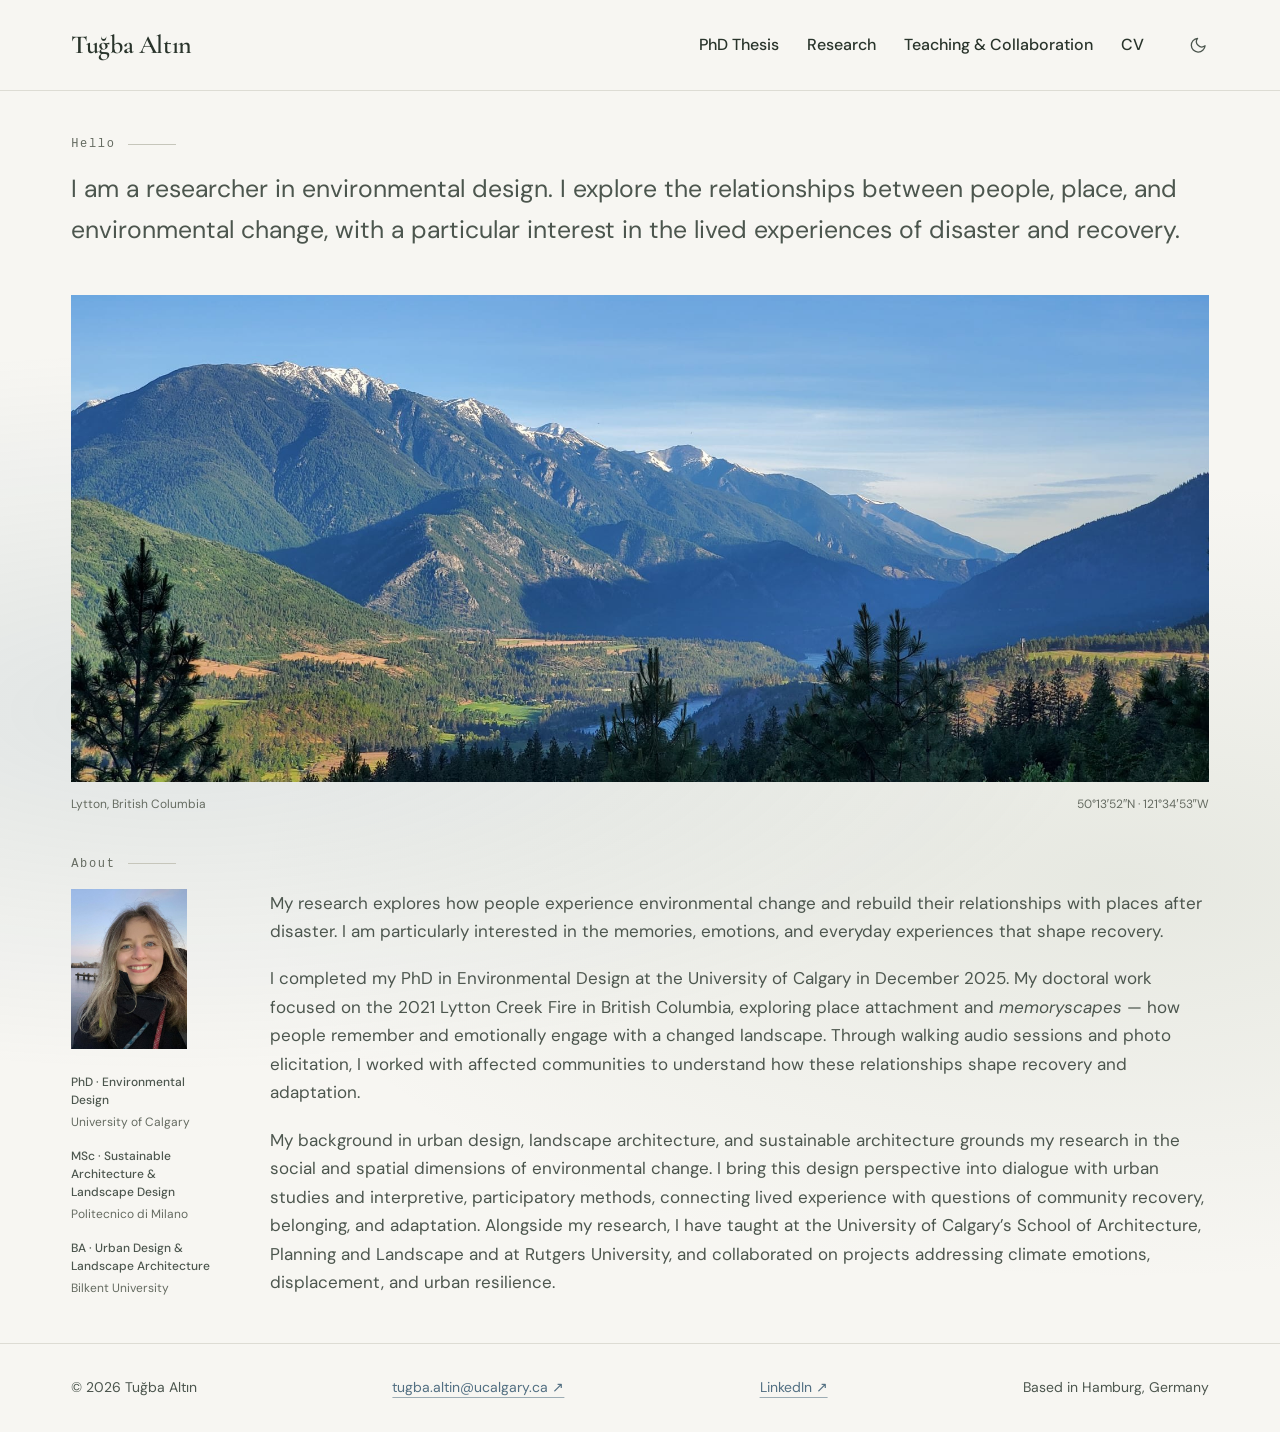
<file: index.html>
<!doctype html>
<html lang="en">
<head>
<meta charset="UTF-8">
<meta name="viewport" content="width=device-width, initial-scale=1">
<meta http-equiv="Content-Security-Policy" content="default-src 'none'; script-src 'self'; style-src 'self'; img-src 'self' data:; font-src 'self'; connect-src 'self'; manifest-src 'self'; base-uri 'self'; form-action 'none'; object-src 'none'">
<meta name="referrer" content="strict-origin-when-cross-origin">
<title>Tuğba Altın — Researcher in Environmental Design</title>
<meta name="description" content="Tuğba Altın, PhD in Environmental Design (University of Calgary, 2025), researches place attachment, memoryscapes and community recovery after climate-induced disaster.">
<link rel="canonical" href="https://tubikscube.github.io/">
<meta property="og:url" content="https://tubikscube.github.io/">
<meta property="og:type" content="website">
<meta property="og:title" content="Tuğba Altın — Researcher in Environmental Design">
<meta property="og:description" content="Place attachment, memoryscapes and community recovery after climate-induced disaster.">
<meta property="og:image" content="https://tubikscube.github.io/assets/img/micha-mountains-2400.jpg">
<meta name="twitter:card" content="summary_large_image">
<link rel="icon" type="image/svg+xml" href="assets/img/favicon.svg">
<script src="assets/js/theme-init.js"></script>
<link rel="preload" href="assets/fonts/cormorant-garamond-latin-wght-normal.woff2" as="font" type="font/woff2" crossorigin>
<link rel="preload" href="assets/fonts/dm-sans-latin-opsz-normal.woff2" as="font" type="font/woff2" crossorigin>
<link rel="stylesheet" href="assets/css/style.css?v=p52">
<script type="application/ld+json">
{
  "@context": "https://schema.org",
  "@type": "Person",
  "name": "Tuğba Altın",
  "givenName": "Tuğba",
  "familyName": "Altın",
  "honorificPrefix": "Dr.",
  "jobTitle": "Researcher — PhD in Environmental Design",
  "alumniOf": { "@type": "CollegeOrUniversity", "name": "University of Calgary" },
  "email": "mailto:tugba.altin@ucalgary.ca",
  "sameAs": [
    "https://www.linkedin.com/in/tugbaaltin/",
    "https://profiles.ucalgary.ca/tugba-altin"
  ],
  "knowsAbout": ["Place attachment", "Disaster recovery", "Qualitative methods", "Community resilience", "Climate adaptation", "Memoryscapes"]
}
</script>
</head>
<body class="home-page">
<a class="skip" href="#main">Skip to content</a>

<header class="site-header">
  <div class="shell header-inner">
    <a class="nameplate" href="index.html" aria-current="page">Tuğba Altın</a>
    <nav class="site-nav" id="navigation" aria-label="Main">
      <ul>
        <li><a href="phd-thesis.html">PhD Thesis</a></li>
        <li><a href="research.html">Research</a></li>
        <li><a href="teaching.html">Teaching &amp; Collaboration</a></li>
        <li><a href="cv.html">CV</a></li>
      </ul>
    </nav>
    <div class="header-actions">
      <button class="icon-button theme-toggle" type="button" aria-label="Toggle light and dark mode">
        <svg class="i-moon" viewBox="0 0 24 24" fill="none" stroke="currentColor" stroke-width="1.7" stroke-linecap="round" stroke-linejoin="round" aria-hidden="true"><path d="M21 12.8A9 9 0 1 1 11.2 3 7 7 0 0 0 21 12.8z"/></svg>
        <svg class="i-sun" viewBox="0 0 24 24" fill="none" stroke="currentColor" stroke-width="1.7" stroke-linecap="round" stroke-linejoin="round" aria-hidden="true"><circle cx="12" cy="12" r="4"/><path d="M12 2v2M12 20v2M4.9 4.9l1.4 1.4M17.7 17.7l1.4 1.4M2 12h2M20 12h2M4.9 19.1l1.4-1.4M17.7 6.3l1.4-1.4"/></svg>
      </button>
      <button class="menu-button" type="button" aria-expanded="false" aria-controls="navigation">Menu</button>
    </div>
  </div>
</header>

<main id="main">
  <section class="landing-intro shell">
    <h1 class="sr-only">Tuğba Altın — Researcher in Environmental Design</h1>
    <p class="mono intro-cue">Hello <span class="cue-rule"></span></p>
    <p class="landing-summary">I am a researcher in environmental design. I explore the relationships between people, place, and environmental change, with a particular interest in the lived experiences of disaster and recovery.</p>
    <figure class="landing-landscape">
      <img src="assets/img/micha-mountains-2400.jpg" srcset="assets/img/micha-mountains-1000.jpg 1000w, assets/img/micha-mountains-2400.jpg 2016w" sizes="(max-width: 1240px) 92vw, 1128px" alt="Mountain ridges and a river valley beneath a blue sky, with pine trees in the foreground" width="2016" height="1512" fetchpriority="high">
      <figcaption class="landscape-location">
        <span>Lytton, British Columbia</span>
        <span>50°13′52″N · 121°34′53″W</span>
      </figcaption>
    </figure>
  </section>

  <section class="section" id="about">
    <div class="shell rail-grid">
      <div class="about-rail">
        <p class="mono about-cue">About <span class="cue-rule"></span></p>
        <img class="about-portrait" src="assets/img/portrait.jpg" alt="Tuğba Altın" width="116" height="160" loading="lazy">
        <dl class="portrait-education" aria-label="Education at a glance">
          <div><dt>PhD · Environmental Design</dt><dd>University of Calgary</dd></div>
          <div><dt>MSc · Sustainable Architecture &amp; Landscape Design</dt><dd>Politecnico di Milano</dd></div>
          <div><dt>BA · Urban Design &amp; Landscape Architecture</dt><dd>Bilkent University</dd></div>
        </dl>
      </div>
      <div class="prose about-bio">
        <p>My research explores how people experience environmental change and rebuild their relationships with places after disaster. I am particularly interested in the memories, emotions, and everyday experiences that shape recovery.</p>
        <p>I completed my PhD in Environmental Design at the University of Calgary in December 2025. My doctoral work focused on the 2021 Lytton Creek Fire in British Columbia, exploring place attachment and <em>memoryscapes</em> — how people remember and emotionally engage with a changed landscape. Through walking audio sessions and photo elicitation, I worked with affected communities to understand how these relationships shape recovery and adaptation.</p>
        <p>My background in urban design, landscape architecture, and sustainable architecture grounds my research in the social and spatial dimensions of environmental change. I bring this design perspective into dialogue with urban studies and interpretive, participatory methods, connecting lived experience with questions of community recovery, belonging, and adaptation. Alongside my research, I have taught at the University of Calgary’s School of Architecture, Planning and Landscape and at Rutgers University, and collaborated on projects addressing climate emotions, displacement, and urban resilience.</p>
      </div>
    </div>
  </section>
</main>

<footer class="site-footer compact-footer" id="contact">
  <div class="shell compact-footer-row">
    <p>© <span data-year>2026</span> Tuğba Altın</p>
    <a href="mailto:tugba.altin@ucalgary.ca">tugba.altin@ucalgary.ca ↗</a>
    <a href="https://www.linkedin.com/in/tugbaaltin/" rel="noopener noreferrer">LinkedIn ↗</a>
    <p>Based in Hamburg, Germany</p>
  </div>
</footer>

<script src="assets/js/main.js?v=p16"></script>
</body>
</html>
</file>
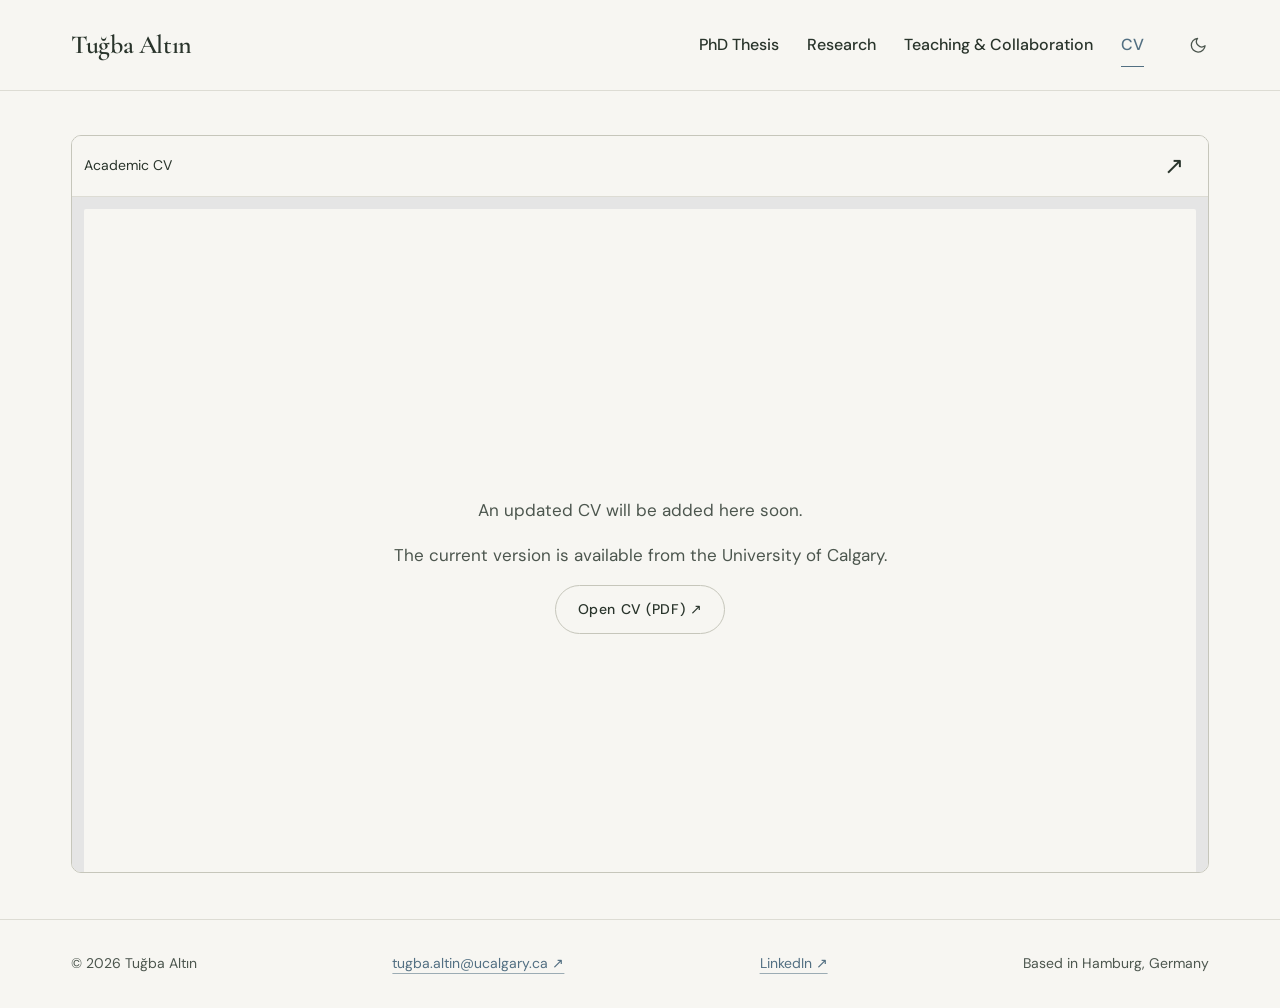
<file: cv.html>
<!doctype html>
<html lang="en">
<head>
<meta charset="UTF-8">
<meta name="viewport" content="width=device-width, initial-scale=1">
<meta http-equiv="Content-Security-Policy" content="default-src 'none'; script-src 'self'; style-src 'self'; img-src 'self' data:; font-src 'self'; connect-src 'self'; manifest-src 'self'; base-uri 'self'; form-action 'none'; object-src 'none'">
<meta name="referrer" content="strict-origin-when-cross-origin">
<title>CV — Tuğba Altın</title>
<meta name="description" content="Curriculum vitae of Tuğba Altın, researcher in environmental design: read online or download as a PDF.">
<link rel="canonical" href="https://tubikscube.github.io/cv.html">
<meta property="og:url" content="https://tubikscube.github.io/cv.html">
<meta property="og:type" content="profile">
<meta property="og:title" content="CV — Tuğba Altın">
<meta property="og:description" content="Curriculum vitae of Tuğba Altın: read online or download as a PDF.">
<meta property="og:image" content="https://tubikscube.github.io/assets/img/landscape-renewal-2400.jpg">
<link rel="icon" type="image/svg+xml" href="assets/img/favicon.svg">
<script src="assets/js/theme-init.js"></script>
<link rel="preload" href="assets/fonts/cormorant-garamond-latin-wght-normal.woff2" as="font" type="font/woff2" crossorigin>
<link rel="preload" href="assets/fonts/dm-sans-latin-opsz-normal.woff2" as="font" type="font/woff2" crossorigin>
<link rel="stylesheet" href="assets/css/style.css?v=p52">
</head>
<body class="cv-page">
<a class="skip" href="#main">Skip to content</a>

<header class="site-header">
  <div class="shell header-inner">
    <a class="nameplate" href="index.html">Tuğba Altın</a>
    <nav class="site-nav" id="navigation" aria-label="Main">
      <ul>
        <li><a href="phd-thesis.html">PhD Thesis</a></li>
        <li><a href="research.html">Research</a></li>
        <li><a href="teaching.html">Teaching &amp; Collaboration</a></li>
        <li><a href="cv.html" aria-current="page">CV</a></li>
      </ul>
    </nav>
    <div class="header-actions">
      <button class="icon-button theme-toggle" type="button" aria-label="Toggle light and dark mode">
        <svg class="i-moon" viewBox="0 0 24 24" fill="none" stroke="currentColor" stroke-width="1.7" stroke-linecap="round" stroke-linejoin="round" aria-hidden="true"><path d="M21 12.8A9 9 0 1 1 11.2 3 7 7 0 0 0 21 12.8z"/></svg>
        <svg class="i-sun" viewBox="0 0 24 24" fill="none" stroke="currentColor" stroke-width="1.7" stroke-linecap="round" stroke-linejoin="round" aria-hidden="true"><circle cx="12" cy="12" r="4"/><path d="M12 2v2M12 20v2M4.9 4.9l1.4 1.4M17.7 17.7l1.4 1.4M2 12h2M20 12h2M4.9 19.1l1.4-1.4M17.7 6.3l1.4-1.4"/></svg>
      </button>
      <button class="menu-button" type="button" aria-expanded="false" aria-controls="navigation">Menu</button>
    </div>
  </div>
</header>

<main id="main">

  <h1 class="sr-only">Curriculum vitae</h1>

  <section class="section">
    <div class="shell">
      <div class="landing-section-body">
        <div class="cv-embed cv-pages" role="region" aria-label="Academic CV">
          <div class="cv-toolbar">
            <span>Academic CV</span>
            <div>
              <a href="https://profiles.ucalgary.ca/sites/default/files/2024-11/TAltinCV.pdf" target="_blank" rel="noopener noreferrer" aria-label="Open CV PDF in a new tab" title="Open PDF">↗</a>
            </div>
          </div>
          <div class="cv-fallback">
            <p>An updated CV will be added here soon.</p>
            <p>The current version is available from the University of Calgary.</p>
            <p><a class="btn" href="https://profiles.ucalgary.ca/sites/default/files/2024-11/TAltinCV.pdf" target="_blank" rel="noopener noreferrer">Open CV (PDF) ↗</a></p>
          </div>
        </div>
      </div>
    </div>
  </section>

</main>

<footer class="site-footer compact-footer" id="contact">
  <div class="shell compact-footer-row">
    <p>© <span data-year>2026</span> Tuğba Altın</p>
    <a href="mailto:tugba.altin@ucalgary.ca">tugba.altin@ucalgary.ca ↗</a>
    <a href="https://www.linkedin.com/in/tugbaaltin/" rel="noopener noreferrer">LinkedIn ↗</a>
    <p>Based in Hamburg, Germany</p>
  </div>
</footer>

<script src="assets/js/main.js?v=p16"></script>
</body>
</html>
</file>
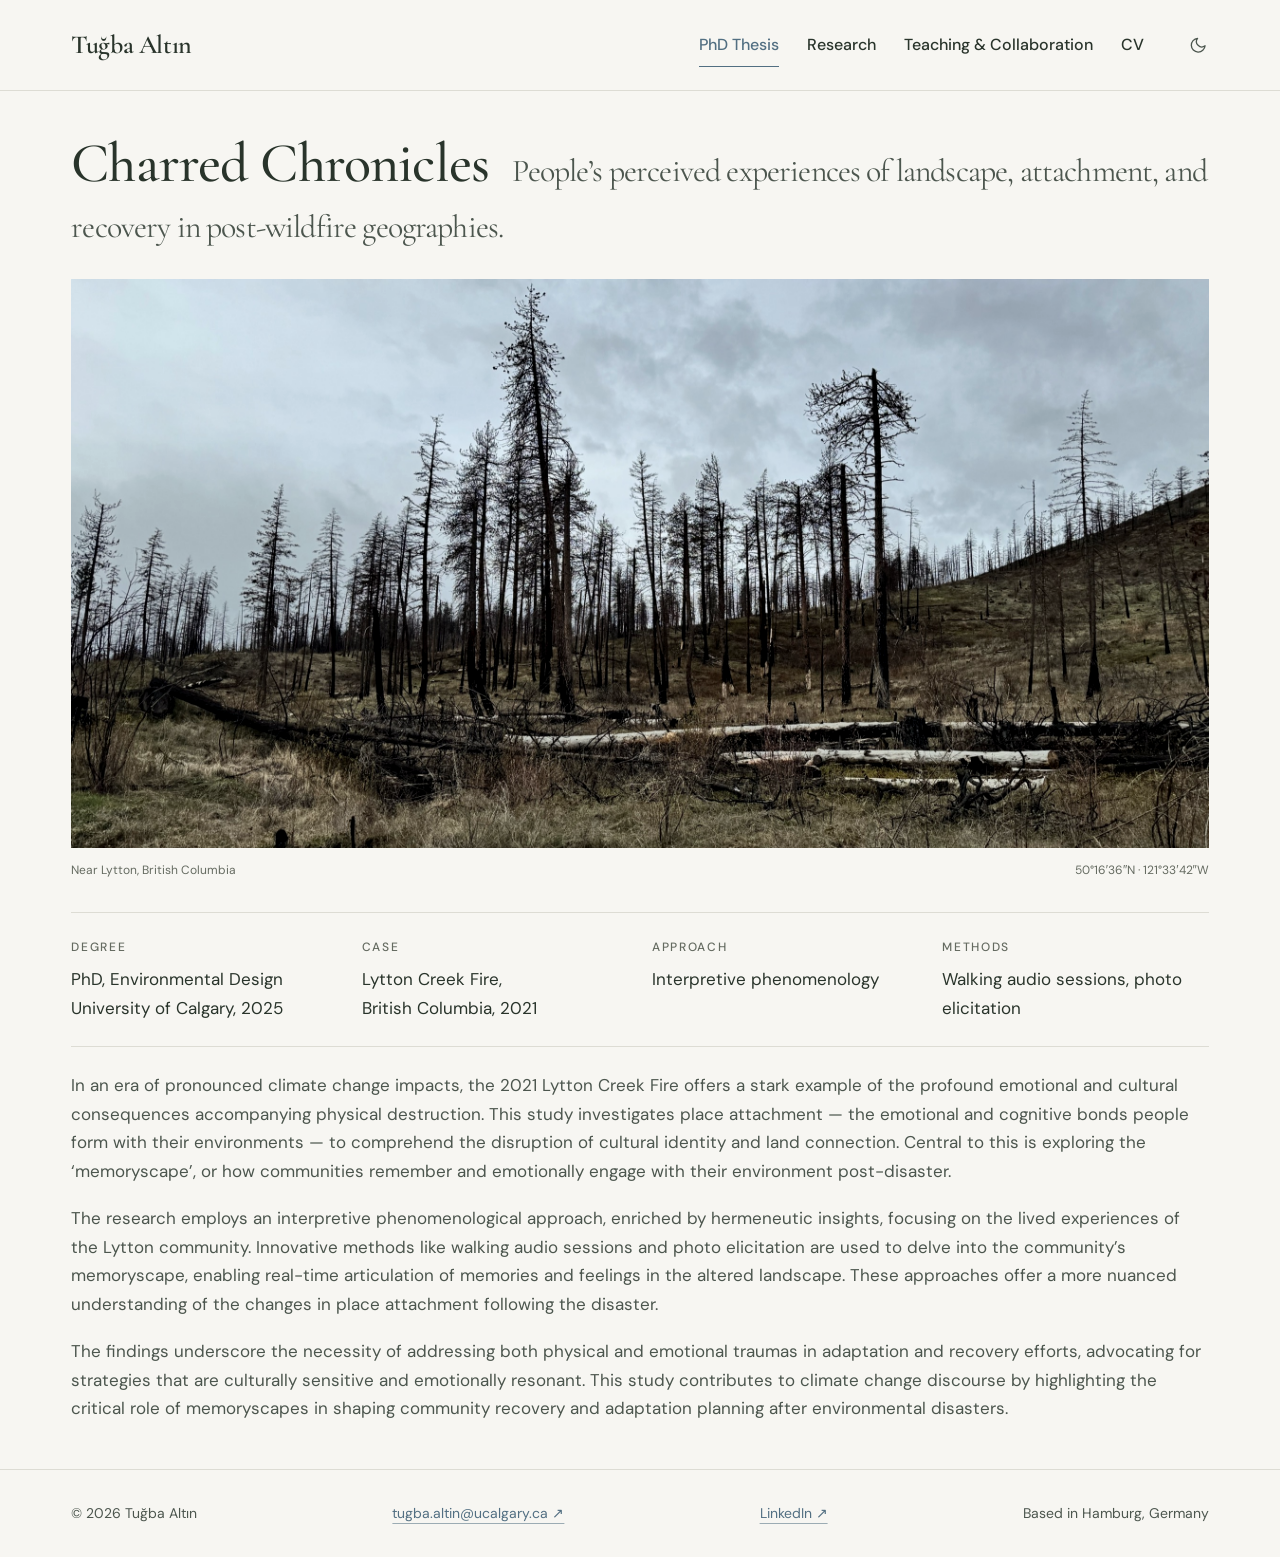
<file: phd-thesis.html>
<!doctype html>
<html lang="en">
<head>
<meta charset="UTF-8">
<meta name="viewport" content="width=device-width, initial-scale=1">
<meta http-equiv="Content-Security-Policy" content="default-src 'none'; script-src 'self'; style-src 'self'; img-src 'self' data:; font-src 'self'; connect-src 'self'; manifest-src 'self'; base-uri 'self'; form-action 'none'; object-src 'none'">
<meta name="referrer" content="strict-origin-when-cross-origin">
<title>PhD Thesis — Tuğba Altın</title>
<meta name="description" content="Charred Chronicles: Tuğba Altın’s PhD thesis on landscape, place attachment and recovery after the 2021 Lytton Creek Fire.">
<link rel="canonical" href="https://tubikscube.github.io/phd-thesis.html">
<meta property="og:url" content="https://tubikscube.github.io/phd-thesis.html">
<meta property="og:type" content="article">
<meta property="og:title" content="PhD Thesis — Tuğba Altın">
<meta property="og:description" content="People’s perceived experiences of landscape, attachment and recovery in post-wildfire geographies.">
<meta property="og:image" content="https://tubikscube.github.io/assets/img/charred-forest-2400.jpg">
<link rel="icon" type="image/svg+xml" href="assets/img/favicon.svg">
<script src="assets/js/theme-init.js"></script>
<link rel="preload" href="assets/fonts/cormorant-garamond-latin-wght-normal.woff2" as="font" type="font/woff2" crossorigin>
<link rel="preload" href="assets/fonts/dm-sans-latin-opsz-normal.woff2" as="font" type="font/woff2" crossorigin>
<link rel="stylesheet" href="assets/css/style.css?v=p52">
</head>
<body>
<a class="skip" href="#main">Skip to content</a>

<header class="site-header">
  <div class="shell header-inner">
    <a class="nameplate" href="index.html">Tuğba Altın</a>
    <nav class="site-nav" id="navigation" aria-label="Main">
      <ul>
        <li><a href="phd-thesis.html" aria-current="page">PhD Thesis</a></li>
        <li><a href="research.html">Research</a></li>
        <li><a href="teaching.html">Teaching &amp; Collaboration</a></li>
        <li><a href="cv.html">CV</a></li>
      </ul>
    </nav>
    <div class="header-actions">
      <button class="icon-button theme-toggle" type="button" aria-label="Toggle light and dark mode">
        <svg class="i-moon" viewBox="0 0 24 24" fill="none" stroke="currentColor" stroke-width="1.7" stroke-linecap="round" stroke-linejoin="round" aria-hidden="true"><path d="M21 12.8A9 9 0 1 1 11.2 3 7 7 0 0 0 21 12.8z"/></svg>
        <svg class="i-sun" viewBox="0 0 24 24" fill="none" stroke="currentColor" stroke-width="1.7" stroke-linecap="round" stroke-linejoin="round" aria-hidden="true"><circle cx="12" cy="12" r="4"/><path d="M12 2v2M12 20v2M4.9 4.9l1.4 1.4M17.7 17.7l1.4 1.4M2 12h2M20 12h2M4.9 19.1l1.4-1.4M17.7 6.3l1.4-1.4"/></svg>
      </button>
      <button class="menu-button" type="button" aria-expanded="false" aria-controls="navigation">Menu</button>
    </div>
  </div>
</header>

<main id="main">

  <h1 class="sr-only">Doctoral research</h1>

  <!-- Doctoral research -->
  <section class="section">
    <div class="shell">
      <div>
        <h2 class="dissertation-title">Charred Chronicles <span class="sub">People’s perceived experiences of landscape, attachment, and recovery in post-wildfire geographies.</span></h2>

        <figure class="thesis-landscape">
          <img src="assets/img/charred-forest-2400.jpg" srcset="assets/img/charred-forest-1000.jpg 1000w, assets/img/charred-forest-2400.jpg 2400w" sizes="(max-width: 1240px) 92vw, 1128px" alt="Standing burned trees and fallen logs on a grassy hillside beneath an overcast sky" width="2400" height="1608" loading="lazy">
          <figcaption class="landscape-location">
            <span>Near Lytton, British Columbia</span>
            <span>50°16′36″N · 121°33′42″W</span>
          </figcaption>
        </figure>

        <dl class="thesis-facts">
          <div><dt>Degree</dt><dd>PhD, Environmental Design<br>University of Calgary, 2025</dd></div>
          <div><dt>Case</dt><dd>Lytton Creek Fire,<br>British Columbia, 2021</dd></div>
          <div><dt>Approach</dt><dd>Interpretive phenomenology</dd></div>
          <div><dt>Methods</dt><dd>Walking audio sessions, photo elicitation</dd></div>
        </dl>
      </div>
      <div class="prose thesis-abstract">
        <p>In an era of pronounced climate change impacts, the 2021 Lytton Creek Fire offers a stark example of the profound emotional and cultural consequences accompanying physical destruction. This study investigates place attachment — the emotional and cognitive bonds people form with their environments — to comprehend the disruption of cultural identity and land connection. Central to this is exploring the ‘memoryscape’, or how communities remember and emotionally engage with their environment post-disaster.</p>
        <p>The research employs an interpretive phenomenological approach, enriched by hermeneutic insights, focusing on the lived experiences of the Lytton community. Innovative methods like walking audio sessions and photo elicitation are used to delve into the community’s memoryscape, enabling real-time articulation of memories and feelings in the altered landscape. These approaches offer a more nuanced understanding of the changes in place attachment following the disaster.</p>
        <p>The findings underscore the necessity of addressing both physical and emotional traumas in adaptation and recovery efforts, advocating for strategies that are culturally sensitive and emotionally resonant. This study contributes to climate change discourse by highlighting the critical role of memoryscapes in shaping community recovery and adaptation planning after environmental disasters.</p>
      </div>
    </div>
  </section>

</main>

<footer class="site-footer compact-footer" id="contact">
  <div class="shell compact-footer-row">
    <p>© <span data-year>2026</span> Tuğba Altın</p>
    <a href="mailto:tugba.altin@ucalgary.ca">tugba.altin@ucalgary.ca ↗</a>
    <a href="https://www.linkedin.com/in/tugbaaltin/" rel="noopener noreferrer">LinkedIn ↗</a>
    <p>Based in Hamburg, Germany</p>
  </div>
</footer>

<script src="assets/js/main.js?v=p16"></script>
</body>
</html>
</file>
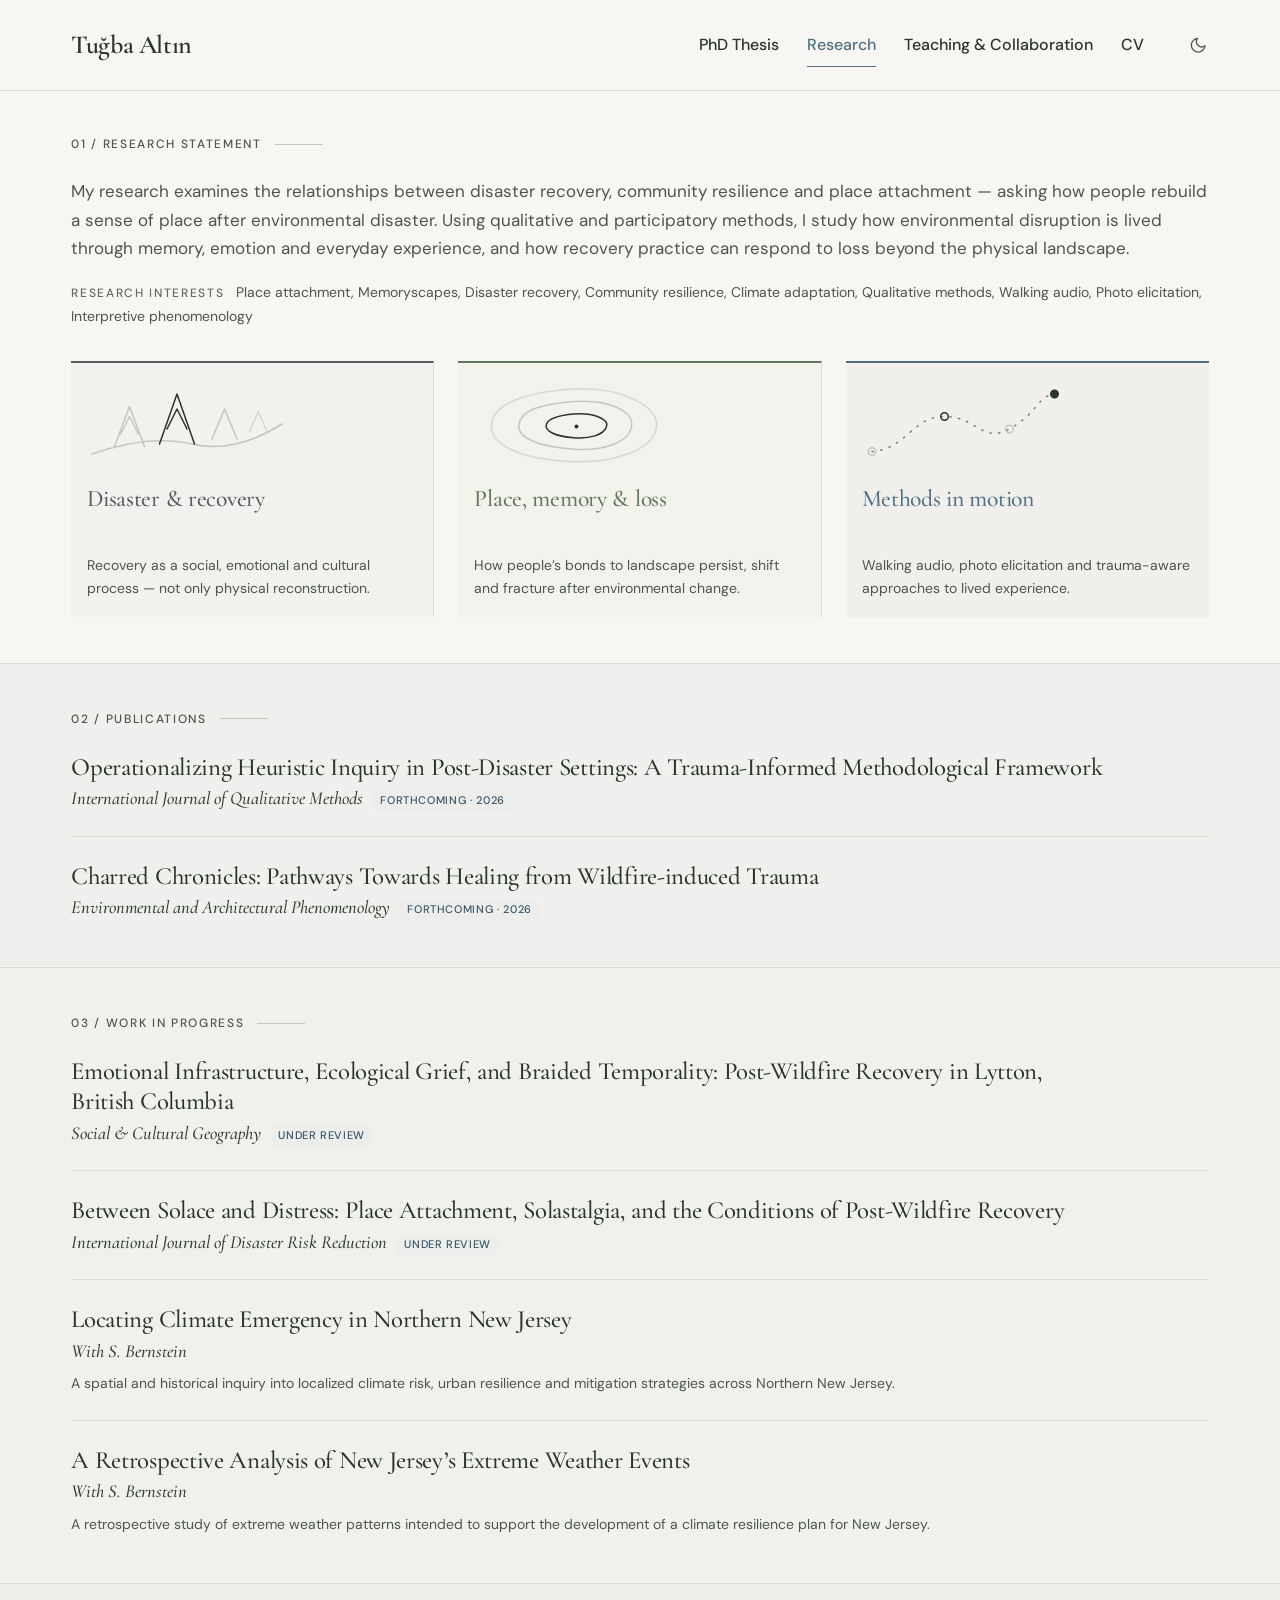
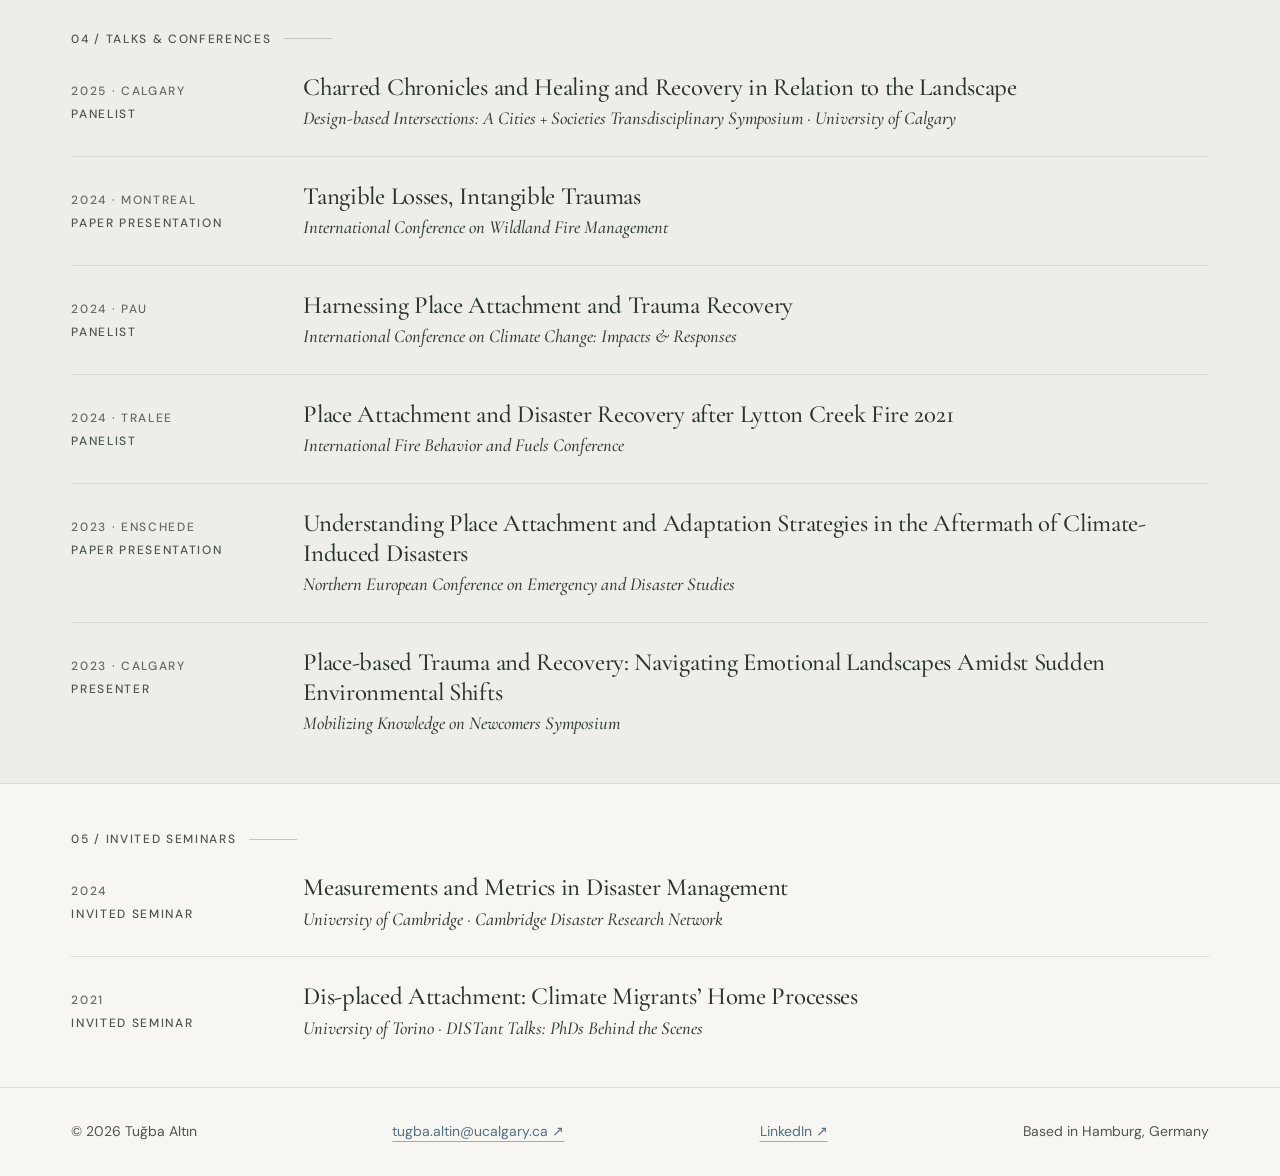
<file: research.html>
<!doctype html>
<html lang="en">
<head>
<meta charset="UTF-8">
<meta name="viewport" content="width=device-width, initial-scale=1">
<meta http-equiv="Content-Security-Policy" content="default-src 'none'; script-src 'self'; style-src 'self'; img-src 'self' data:; font-src 'self'; connect-src 'self'; manifest-src 'self'; base-uri 'self'; form-action 'none'; object-src 'none'">
<meta name="referrer" content="strict-origin-when-cross-origin">
<title>Research — Tuğba Altın</title>
<meta name="description" content="Research by Tuğba Altın: statement and themes, research interests, publications, work in progress, talks and conferences.">
<link rel="canonical" href="https://tubikscube.github.io/research.html">
<meta property="og:url" content="https://tubikscube.github.io/research.html">
<meta property="og:type" content="article">
<meta property="og:title" content="Research — Tuğba Altın">
<meta property="og:description" content="How do people rebuild a sense of place after environmental disaster?">
<meta property="og:image" content="https://tubikscube.github.io/assets/img/landscape-renewal-2400.jpg">
<link rel="icon" type="image/svg+xml" href="assets/img/favicon.svg">
<script src="assets/js/theme-init.js"></script>
<link rel="preload" href="assets/fonts/cormorant-garamond-latin-wght-normal.woff2" as="font" type="font/woff2" crossorigin>
<link rel="preload" href="assets/fonts/dm-sans-latin-opsz-normal.woff2" as="font" type="font/woff2" crossorigin>
<link rel="stylesheet" href="assets/css/style.css?v=p52">
</head>
<body class="research-page">
<a class="skip" href="#main">Skip to content</a>

<header class="site-header">
  <div class="shell header-inner">
    <a class="nameplate" href="index.html">Tuğba Altın</a>
    <nav class="site-nav" id="navigation" aria-label="Main">
      <ul>
        <li><a href="phd-thesis.html">PhD Thesis</a></li>
        <li><a href="research.html" aria-current="page">Research</a></li>
        <li><a href="teaching.html">Teaching &amp; Collaboration</a></li>
        <li><a href="cv.html">CV</a></li>
      </ul>
    </nav>
    <div class="header-actions">
      <button class="icon-button theme-toggle" type="button" aria-label="Toggle light and dark mode">
        <svg class="i-moon" viewBox="0 0 24 24" fill="none" stroke="currentColor" stroke-width="1.7" stroke-linecap="round" stroke-linejoin="round" aria-hidden="true"><path d="M21 12.8A9 9 0 1 1 11.2 3 7 7 0 0 0 21 12.8z"/></svg>
        <svg class="i-sun" viewBox="0 0 24 24" fill="none" stroke="currentColor" stroke-width="1.7" stroke-linecap="round" stroke-linejoin="round" aria-hidden="true"><circle cx="12" cy="12" r="4"/><path d="M12 2v2M12 20v2M4.9 4.9l1.4 1.4M17.7 17.7l1.4 1.4M2 12h2M20 12h2M4.9 19.1l1.4-1.4M17.7 6.3l1.4-1.4"/></svg>
      </button>
      <button class="menu-button" type="button" aria-expanded="false" aria-controls="navigation">Menu</button>
    </div>
  </div>
</header>

<main id="main">

  <h1 class="sr-only">Research & publications</h1>

  <!-- ============ 01 Research statement & themes ============ -->
  <section class="section research-overview">
    <div class="shell rail-grid">
      <h2 class="section-id section-cue">01 / Research statement <span class="cue-rule" aria-hidden="true"></span></h2>
      <div class="statement-block">
        <p class="statement">My research examines the relationships between disaster recovery, community resilience and place attachment — asking how people rebuild a sense of place after environmental disaster. Using qualitative and participatory methods, I study how environmental disruption is lived through memory, emotion and everyday experience, and how recovery practice can respond to loss beyond the physical landscape.</p>
        <p class="keywords"><span class="keywords-label">Research interests</span> Place attachment, Memoryscapes, Disaster recovery, Community resilience, Climate adaptation, Qualitative methods, Walking audio, Photo elicitation, Interpretive phenomenology</p>
        <div class="tile-grid">
        <article class="tile">

          <svg class="tile-art" viewBox="0 0 160 72" aria-hidden="true"><g fill="none" stroke-linecap="round" stroke-linejoin="round" stroke-width="1.2"><path d="M4 60 Q50 44 84 52 T156 36" stroke="var(--line-strong)"/><path d="M22 54 L34 22 L46 54 M27 44 L34 30 L41 44" stroke="var(--line-strong)"/><path d="M58 52 L72 12 L86 52 M64 40 L72 24 L80 40" stroke="var(--ink)"/><path d="M100 48 L110 24 L120 48" stroke="var(--line-strong)"/><path d="M130 42 L137 26 L144 42" stroke="var(--line-strong)" opacity=".6"/></g></svg>
          <h3>Disaster &amp; recovery</h3>
          <p>Recovery as a social, emotional and cultural process — not only physical reconstruction.</p>
        </article>
        <article class="tile">

          <svg class="tile-art" viewBox="0 0 160 72" aria-hidden="true"><g fill="none" stroke-width="1.2"><path d="M80 8 C118 6 148 22 146 38 C144 58 108 68 76 66 C40 64 12 54 14 36 C16 18 46 10 80 8Z" stroke="var(--line-strong)" opacity=".6"/><path d="M80 18 C108 16 128 26 126 38 C124 52 100 58 78 56 C54 54 34 48 36 36 C38 24 56 20 80 18Z" stroke="var(--line-strong)"/><path d="M80 28 C96 27 108 32 106 38 C104 45 92 48 80 47 C66 46 56 42 58 36 C60 31 68 29 80 28Z" stroke="var(--ink)"/><circle cx="82" cy="38" r="1.6" fill="var(--ink)"/></g></svg>
          <h3>Place, memory &amp; loss</h3>
          <p>How people’s bonds to landscape persist, shift and fracture after environmental change.</p>
        </article>
        <article class="tile">

          <svg class="tile-art" viewBox="0 0 160 72" aria-hidden="true"><g fill="none" stroke-width="1.2" stroke-linecap="round"><path class="tile-path" d="M8 58 C36 56 40 30 66 30 S96 52 118 40 S140 14 154 12" stroke="var(--sage)" stroke-dasharray="1 6"/><circle cx="8" cy="58" r="3" stroke="var(--line-strong)"/><circle cx="66" cy="30" r="3" stroke="var(--ink)"/><circle cx="118" cy="40" r="3" stroke="var(--line-strong)"/><circle cx="154" cy="12" r="3" fill="var(--ink)" stroke="var(--ink)"/></g></svg>
          <h3>Methods in motion</h3>
          <p>Walking audio, photo elicitation and trauma-aware approaches to lived experience.</p>
        </article>
      </div>
      </div>
    </div>
  </section>

  <!-- ============ 02 Publications ============ -->
  <section class="section dark publications-section">
    <div class="shell rail-grid">
      <h2 class="section-id section-cue">02 / Publications <span class="cue-rule" aria-hidden="true"></span></h2>
      <div class="entry-list">
        <article class="entry solo">
          <div class="entry-body">
            <h3>Operationalizing Heuristic Inquiry in Post-Disaster Settings: A Trauma-Informed Methodological Framework</h3>
            <p class="venue">International Journal of Qualitative Methods <span class="status">Forthcoming · 2026</span></p>
          </div>
        </article>
        <article class="entry solo">
          <div class="entry-body">
            <h3>Charred Chronicles: Pathways Towards Healing from Wildfire-induced Trauma</h3>
            <p class="venue">Environmental and Architectural Phenomenology <span class="status">Forthcoming · 2026</span></p>
          </div>
        </article>
      </div>
    </div>
  </section>

  <!-- ============ 03 Work in progress ============ -->
  <section class="section work-section">
    <div class="shell rail-grid">
      <h2 class="section-id section-cue">03 / Work in progress <span class="cue-rule" aria-hidden="true"></span></h2>
      <div class="entry-list">
        <article class="entry solo">
          <div class="entry-body">
            <h3>Emotional Infrastructure, Ecological Grief, and Braided Temporality: Post-Wildfire Recovery in Lytton, British Columbia</h3>
            <p class="venue">Social &amp; Cultural Geography <span class="status">Under review</span></p>
          </div>
        </article>
        <article class="entry solo">
          <div class="entry-body">
            <h3>Between Solace and Distress: Place Attachment, Solastalgia, and the Conditions of Post-Wildfire Recovery</h3>
            <p class="venue">International Journal of Disaster Risk Reduction <span class="status">Under review</span></p>
          </div>
        </article>
        <article class="entry solo">
          <div class="entry-body">
            <h3>Locating Climate Emergency in Northern New Jersey</h3>
            <p class="venue">With S. Bernstein</p>
            <p>A spatial and historical inquiry into localized climate risk, urban resilience and mitigation strategies across Northern New Jersey.</p>
          </div>
        </article>
        <article class="entry solo">
          <div class="entry-body">
            <h3>A Retrospective Analysis of New Jersey’s Extreme Weather Events</h3>
            <p class="venue">With S. Bernstein</p>
            <p>A retrospective study of extreme weather patterns intended to support the development of a climate resilience plan for New Jersey.</p>
          </div>
        </article>
      </div>
    </div>
  </section>

  <!-- ============ 04 Talks ============ -->
  <section class="section talks-section">
    <div class="shell rail-grid">
      <h2 class="section-id section-cue">04 / Talks &amp; conferences <span class="cue-rule" aria-hidden="true"></span></h2>
      <div>
        <div class="entry-list">
          <article class="entry">
            <div class="entry-meta">
              <span class="meta">2025 · Calgary</span>
              <span class="meta role">Panelist</span>
            </div>
            <div class="entry-body">
              <h3>Charred Chronicles and Healing and Recovery in Relation to the Landscape</h3>
              <p class="venue">Design-based Intersections: A Cities + Societies Transdisciplinary Symposium · University of Calgary</p>
            </div>
          </article>
          <article class="entry">
            <div class="entry-meta">
              <span class="meta">2024 · Montreal</span>
              <span class="meta role">Paper presentation</span>
            </div>
            <div class="entry-body">
              <h3>Tangible Losses, Intangible Traumas</h3>
              <p class="venue">International Conference on Wildland Fire Management</p>
            </div>
          </article>
          <article class="entry">
            <div class="entry-meta">
              <span class="meta">2024 · Pau</span>
              <span class="meta role">Panelist</span>
            </div>
            <div class="entry-body">
              <h3>Harnessing Place Attachment and Trauma Recovery</h3>
              <p class="venue">International Conference on Climate Change: Impacts &amp; Responses</p>
            </div>
          </article>
          <article class="entry">
            <div class="entry-meta">
              <span class="meta">2024 · Tralee</span>
              <span class="meta role">Panelist</span>
            </div>
            <div class="entry-body">
              <h3>Place Attachment and Disaster Recovery after Lytton Creek Fire 2021</h3>
              <p class="venue">International Fire Behavior and Fuels Conference</p>
            </div>
          </article>
          <article class="entry">
            <div class="entry-meta">
              <span class="meta">2023 · Enschede</span>
              <span class="meta role">Paper presentation</span>
            </div>
            <div class="entry-body">
              <h3>Understanding Place Attachment and Adaptation Strategies in the Aftermath of Climate-Induced Disasters</h3>
              <p class="venue">Northern European Conference on Emergency and Disaster Studies</p>
            </div>
          </article>
          <article class="entry">
            <div class="entry-meta">
              <span class="meta">2023 · Calgary</span>
              <span class="meta role">Presenter</span>
            </div>
            <div class="entry-body">
              <h3>Place-based Trauma and Recovery: Navigating Emotional Landscapes Amidst Sudden Environmental Shifts</h3>
              <p class="venue">Mobilizing Knowledge on Newcomers Symposium</p>
            </div>
          </article>
        </div>
      </div>
    </div>
  </section>

  <!-- ============ 05 Invited seminars ============ -->
  <section class="section lectures-section">
    <div class="shell rail-grid">
      <h2 class="section-id section-cue">05 / Invited seminars <span class="cue-rule" aria-hidden="true"></span></h2>
      <div>
        <div class="entry-list">
          <article class="entry">
            <div class="entry-meta">
              <span class="meta">2024</span>
              <span class="meta role">Invited seminar</span>
            </div>
            <div class="entry-body">
              <h3>Measurements and Metrics in Disaster Management</h3>
              <p class="venue">University of Cambridge · Cambridge Disaster Research Network</p>
            </div>
          </article>
          <article class="entry">
            <div class="entry-meta">
              <span class="meta">2021</span>
              <span class="meta role">Invited seminar</span>
            </div>
            <div class="entry-body">
              <h3>Dis-placed Attachment: Climate Migrants’ Home Processes</h3>
              <p class="venue">University of Torino · DISTant Talks: PhDs Behind the Scenes</p>
            </div>
          </article>
        </div>
      </div>
    </div>
  </section>

</main>

<footer class="site-footer compact-footer" id="contact">
  <div class="shell compact-footer-row">
    <p>© <span data-year>2026</span> Tuğba Altın</p>
    <a href="mailto:tugba.altin@ucalgary.ca">tugba.altin@ucalgary.ca ↗</a>
    <a href="https://www.linkedin.com/in/tugbaaltin/" rel="noopener noreferrer">LinkedIn ↗</a>
    <p>Based in Hamburg, Germany</p>
  </div>
</footer>

<script src="assets/js/main.js?v=p16"></script>
</body>
</html>
</file>
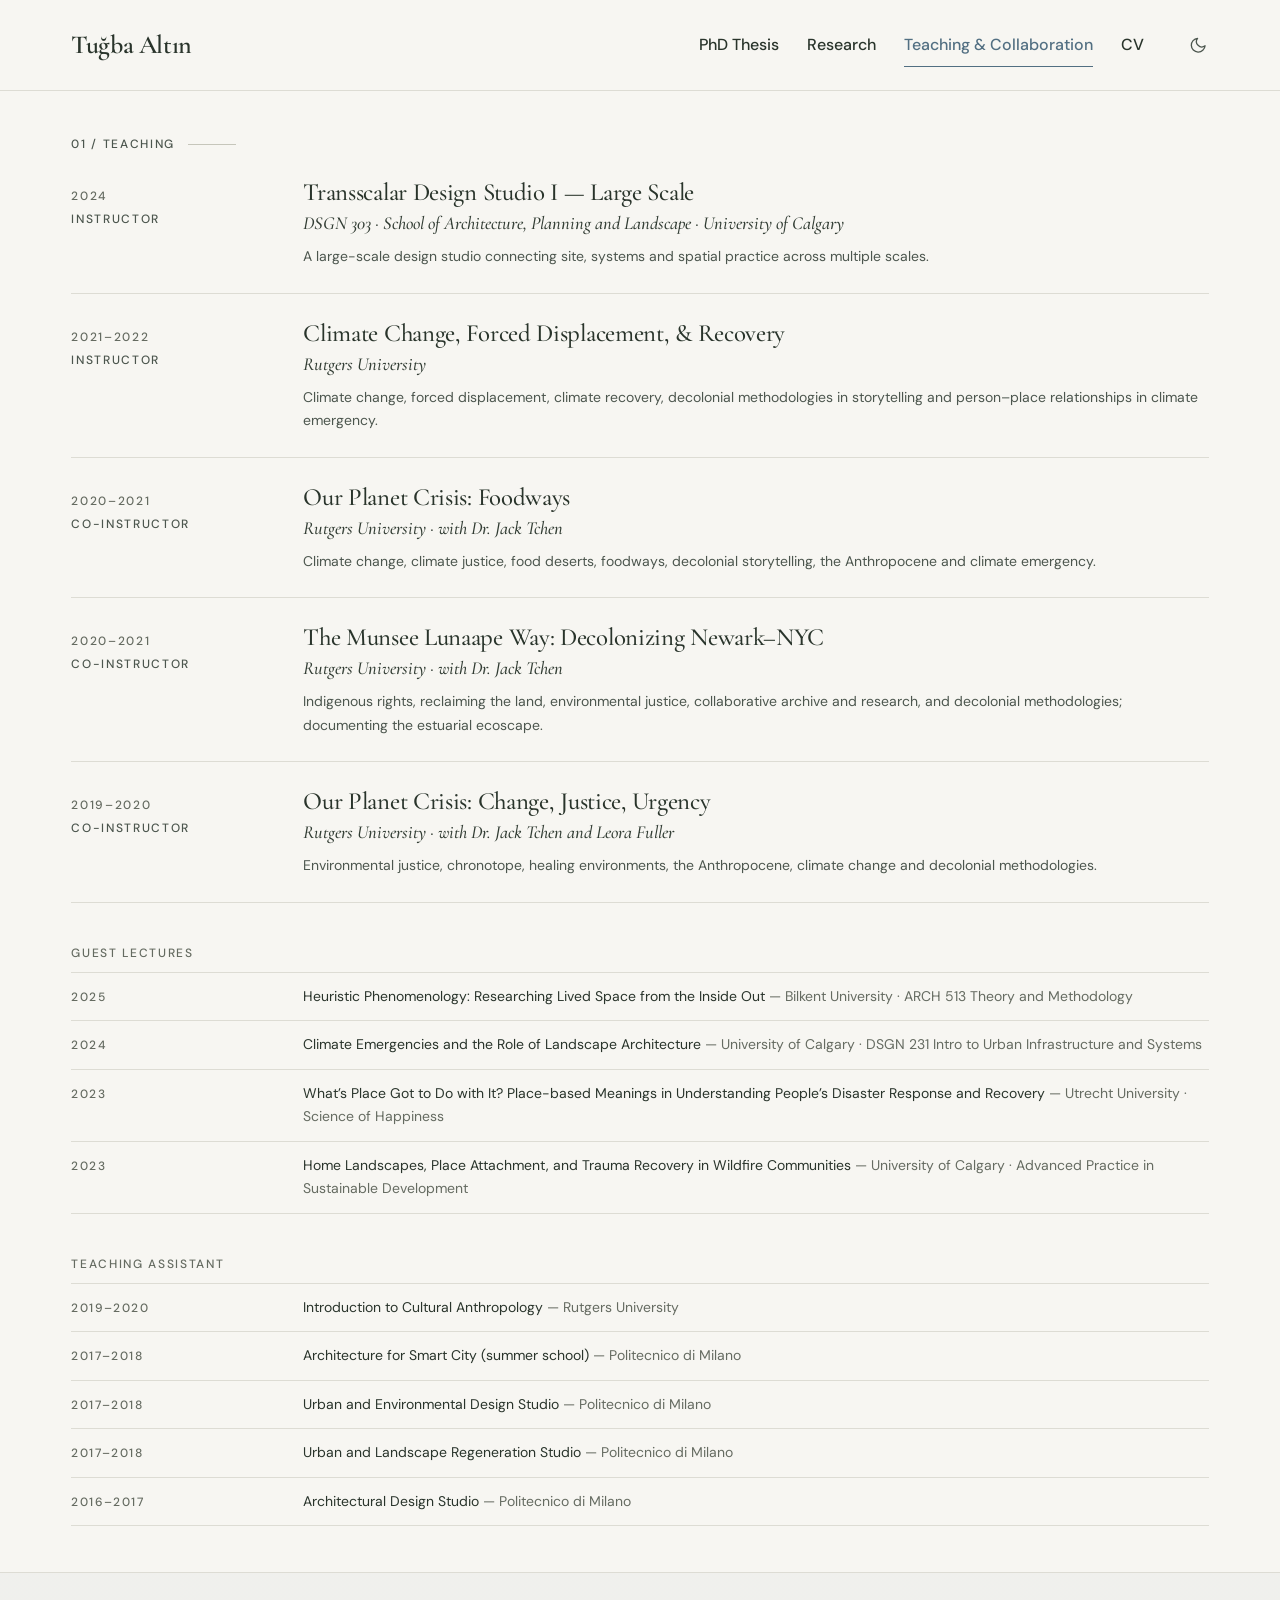
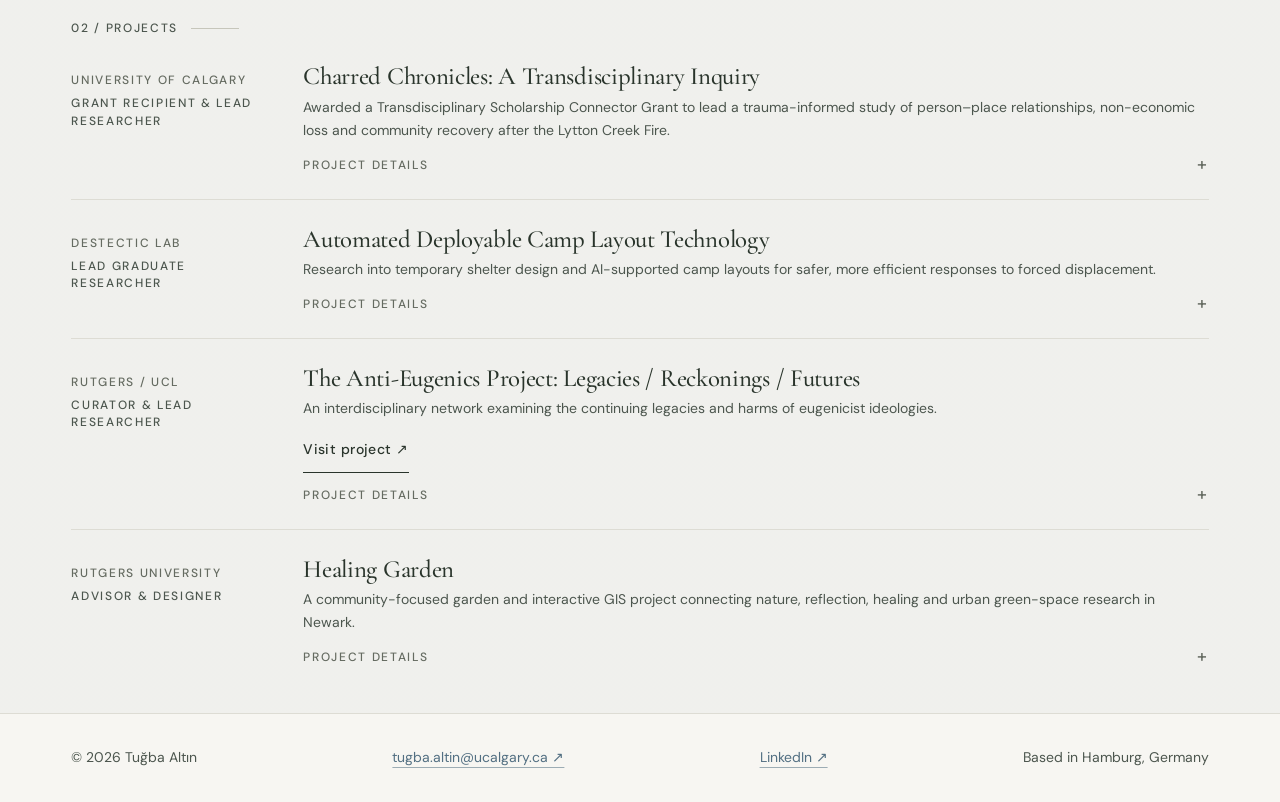
<file: teaching.html>
<!doctype html>
<html lang="en">
<head>
<meta charset="UTF-8">
<meta name="viewport" content="width=device-width, initial-scale=1">
<meta http-equiv="Content-Security-Policy" content="default-src 'none'; script-src 'self'; style-src 'self'; img-src 'self' data:; font-src 'self'; connect-src 'self'; manifest-src 'self'; base-uri 'self'; form-action 'none'; object-src 'none'">
<meta name="referrer" content="strict-origin-when-cross-origin">
<title>Teaching &amp; Collaboration — Tuğba Altın</title>
<meta name="description" content="Teaching experience and collaborative projects by Tuğba Altın across environmental design, climate justice, forced displacement and participatory research.">
<link rel="canonical" href="https://tubikscube.github.io/teaching.html">
<meta property="og:url" content="https://tubikscube.github.io/teaching.html">
<meta property="og:type" content="article">
<meta property="og:title" content="Teaching &amp; Collaboration — Tuğba Altın">
<meta property="og:description" content="Design studios and collaborative research on climate justice, displacement and participatory methods.">
<meta property="og:image" content="https://tubikscube.github.io/assets/img/landscape-renewal-2400.jpg">
<link rel="icon" type="image/svg+xml" href="assets/img/favicon.svg">
<script src="assets/js/theme-init.js"></script>
<link rel="preload" href="assets/fonts/cormorant-garamond-latin-wght-normal.woff2" as="font" type="font/woff2" crossorigin>
<link rel="preload" href="assets/fonts/dm-sans-latin-opsz-normal.woff2" as="font" type="font/woff2" crossorigin>
<link rel="stylesheet" href="assets/css/style.css?v=p52">
</head>
<body class="teaching-page">
<a class="skip" href="#main">Skip to content</a>

<header class="site-header">
  <div class="shell header-inner">
    <a class="nameplate" href="index.html">Tuğba Altın</a>
    <nav class="site-nav" id="navigation" aria-label="Main">
      <ul>
        <li><a href="phd-thesis.html">PhD Thesis</a></li>
        <li><a href="research.html">Research</a></li>
        <li><a href="teaching.html" aria-current="page">Teaching &amp; Collaboration</a></li>
        <li><a href="cv.html">CV</a></li>
      </ul>
    </nav>
    <div class="header-actions">
      <button class="icon-button theme-toggle" type="button" aria-label="Toggle light and dark mode">
        <svg class="i-moon" viewBox="0 0 24 24" fill="none" stroke="currentColor" stroke-width="1.7" stroke-linecap="round" stroke-linejoin="round" aria-hidden="true"><path d="M21 12.8A9 9 0 1 1 11.2 3 7 7 0 0 0 21 12.8z"/></svg>
        <svg class="i-sun" viewBox="0 0 24 24" fill="none" stroke="currentColor" stroke-width="1.7" stroke-linecap="round" stroke-linejoin="round" aria-hidden="true"><circle cx="12" cy="12" r="4"/><path d="M12 2v2M12 20v2M4.9 4.9l1.4 1.4M17.7 17.7l1.4 1.4M2 12h2M20 12h2M4.9 19.1l1.4-1.4M17.7 6.3l1.4-1.4"/></svg>
      </button>
      <button class="menu-button" type="button" aria-expanded="false" aria-controls="navigation">Menu</button>
    </div>
  </div>
</header>

<main id="main">

  <h1 class="sr-only">Teaching & collaboration</h1>

  <!-- ============ 01 Teaching ============ -->
  <section class="section teaching-section">
    <div class="shell rail-grid">
      <h2 class="section-id section-cue">01 / Teaching <span class="cue-rule" aria-hidden="true"></span></h2>
      <div class="entry-list">
        <article class="entry">
          <div class="entry-meta">
            <span class="meta">2024</span>
            <span class="meta role">Instructor</span>
          </div>
          <div class="entry-body">
            <h3>Transscalar Design Studio I — Large Scale</h3>
            <p class="venue">DSGN 303 · School of Architecture, Planning and Landscape · University of Calgary</p>
            <p>A large-scale design studio connecting site, systems and spatial practice across multiple scales.</p>
          </div>
        </article>

        <article class="entry">
          <div class="entry-meta">
            <span class="meta">2021–2022</span>
            <span class="meta role">Instructor</span>
          </div>
          <div class="entry-body">
            <h3>Climate Change, Forced Displacement, &amp; Recovery</h3>
            <p class="venue">Rutgers University</p>
            <p>Climate change, forced displacement, climate recovery, decolonial methodologies in storytelling and person–place relationships in climate emergency.</p>
          </div>
        </article>

        <article class="entry">
          <div class="entry-meta">
            <span class="meta">2020–2021</span>
            <span class="meta role">Co-instructor</span>
          </div>
          <div class="entry-body">
            <h3>Our Planet Crisis: Foodways</h3>
            <p class="venue">Rutgers University · with Dr. Jack Tchen</p>
            <p>Climate change, climate justice, food deserts, foodways, decolonial storytelling, the Anthropocene and climate emergency.</p>
          </div>
        </article>

        <article class="entry">
          <div class="entry-meta">
            <span class="meta">2020–2021</span>
            <span class="meta role">Co-instructor</span>
          </div>
          <div class="entry-body">
            <h3>The Munsee Lunaape Way: Decolonizing Newark–NYC</h3>
            <p class="venue">Rutgers University · with Dr. Jack Tchen</p>
            <p>Indigenous rights, reclaiming the land, environmental justice, collaborative archive and research, and decolonial methodologies; documenting the estuarial ecoscape.</p>
          </div>
        </article>

        <article class="entry">
          <div class="entry-meta">
            <span class="meta">2019–2020</span>
            <span class="meta role">Co-instructor</span>
          </div>
          <div class="entry-body">
            <h3>Our Planet Crisis: Change, Justice, Urgency</h3>
            <p class="venue">Rutgers University · with Dr. Jack Tchen and Leora Fuller</p>
            <p>Environmental justice, chronotope, healing environments, the Anthropocene, climate change and decolonial methodologies.</p>
          </div>
        </article>


        <h3 class="sub-label">Guest lectures</h3>
        <ul class="rule-list compact">
          <li><span class="when">2025</span><span class="what">Heuristic Phenomenology: Researching Lived Space from the Inside Out <span class="where">— Bilkent University · ARCH 513 Theory and Methodology</span></span></li>
          <li><span class="when">2024</span><span class="what">Climate Emergencies and the Role of Landscape Architecture <span class="where">— University of Calgary · DSGN 231 Intro to Urban Infrastructure and Systems</span></span></li>
          <li><span class="when">2023</span><span class="what">What’s Place Got to Do with It? Place-based Meanings in Understanding People’s Disaster Response and Recovery <span class="where">— Utrecht University · Science of Happiness</span></span></li>
          <li><span class="when">2023</span><span class="what">Home Landscapes, Place Attachment, and Trauma Recovery in Wildfire Communities <span class="where">— University of Calgary · Advanced Practice in Sustainable Development</span></span></li>
        </ul>

        <h3 class="sub-label">Teaching assistant</h3>
        <ul class="rule-list compact">
          <li><span class="when">2019–2020</span><span class="what">Introduction to Cultural Anthropology <span class="where">— Rutgers University</span></span></li>
          <li><span class="when">2017–2018</span><span class="what">Architecture for Smart City (summer school) <span class="where">— Politecnico di Milano</span></span></li>
          <li><span class="when">2017–2018</span><span class="what">Urban and Environmental Design Studio <span class="where">— Politecnico di Milano</span></span></li>
          <li><span class="when">2017–2018</span><span class="what">Urban and Landscape Regeneration Studio <span class="where">— Politecnico di Milano</span></span></li>
          <li><span class="when">2016–2017</span><span class="what">Architectural Design Studio <span class="where">— Politecnico di Milano</span></span></li>
        </ul>
      </div>
    </div>
  </section>

  <!-- ============ 02 Projects ============ -->
  <section class="section dark projects-section">
    <div class="shell rail-grid">
      <h2 class="section-id section-cue">02 / Projects <span class="cue-rule" aria-hidden="true"></span></h2>
      <div class="entry-list">
        <article class="entry">
          <div class="entry-meta">
            <span class="meta">University of Calgary</span>
            <span class="meta role">Grant recipient &amp; lead researcher</span>
          </div>
          <div class="entry-body">
            <h3>Charred Chronicles: A Transdisciplinary Inquiry</h3>
            <p>Awarded a Transdisciplinary Scholarship Connector Grant to lead a trauma-informed study of person–place relationships, non-economic loss and community recovery after the Lytton Creek Fire.</p>
            <details class="disclosure">
              <summary>Project details</summary>
              <p>Climate change is escalating extreme events globally, with North America’s intensifying wildfires as a prime example. Beyond the immediate economic and physical toll, these events deeply affect communities’ sense of home, identity and safety — triggering significant emotional and non-economic losses and damages (NELD).</p>
              <p>The project connects academic disciplines, institutions, Indigenous and non-Indigenous stakeholders and disaster-response organizations, adopting a trauma-informed, reflexive and collective approach — constructing knowledge with society, not for it — to support culturally relevant climate response.</p>
            </details>
          </div>
        </article>

        <article class="entry">
          <div class="entry-meta">
            <span class="meta">DESTECTIC Lab</span>
            <span class="meta role">Lead graduate researcher</span>
          </div>
          <div class="entry-body">
            <h3>Automated Deployable Camp Layout Technology</h3>
            <p>Research into temporary shelter design and AI-supported camp layouts for safer, more efficient responses to forced displacement.</p>
            <details class="disclosure">
              <summary>Project details</summary>
              <p>With Dr. Jinmo Rhee. The study proposes AI-driven design automation to expedite well-organized camp layouts, so that immediate and provisional settlements foster safety and integration.</p>
              <p>My role includes an in-depth literature review on temporary shelter design, the mental and physical impacts of shelters, and their real-world applications for forcibly displaced populations — analysing current practice alongside guidelines from UNHCR, the Red Cross and other agencies.</p>
            </details>
          </div>
        </article>

        <article class="entry">
          <div class="entry-meta">
            <span class="meta">Rutgers / UCL</span>
            <span class="meta role">Curator &amp; lead researcher</span>
          </div>
          <div class="entry-body">
            <h3>The Anti-Eugenics Project: Legacies / Reckonings / Futures</h3>
            <p>An interdisciplinary network examining the continuing legacies and harms of eugenicist ideologies.</p>
            <p><a class="text-link" href="https://antieugenicsproject.org/about/" rel="noopener noreferrer">Visit project ↗</a></p>
            <details class="disclosure">
              <summary>Project details</summary>
              <p>Founded by Dr. Jack Tchen (Rutgers) and Benedict Ipgrave (UCL), the network brings together scholars, organizers, cultural workers and artists to excavate the lasting effects of eugenicist thought and begin dismantling the systems of exclusion that persist as racism, classism, misogyny, ableism, homophobia, transphobia and xenophobia.</p>
              <p>My contribution covered archival research, digital production and curation for a ten-day convening and a public online resource.</p>
            </details>
          </div>
        </article>

        <article class="entry">
          <div class="entry-meta">
            <span class="meta">Rutgers University</span>
            <span class="meta role">Advisor &amp; designer</span>
          </div>
          <div class="entry-body">
            <h3>Healing Garden</h3>
            <p>A community-focused garden and interactive GIS project connecting nature, reflection, healing and urban green-space research in Newark.</p>
            <details class="disclosure">
              <summary>Project details</summary>
              <p>The project combined spatial design, research on therapeutic landscapes, mapping of community gardens and outreach with local organizations.</p>
            </details>
          </div>
        </article>
      </div>
    </div>
  </section>

</main>

<footer class="site-footer compact-footer" id="contact">
  <div class="shell compact-footer-row">
    <p>© <span data-year>2026</span> Tuğba Altın</p>
    <a href="mailto:tugba.altin@ucalgary.ca">tugba.altin@ucalgary.ca ↗</a>
    <a href="https://www.linkedin.com/in/tugbaaltin/" rel="noopener noreferrer">LinkedIn ↗</a>
    <p>Based in Hamburg, Germany</p>
  </div>
</footer>

<script src="assets/js/main.js?v=p16"></script>
</body>
</html>
</file>
<file: assets/css/style.css>
/* Tuğba Altın — minimal editorial portfolio. See DESIGN.md. */

/* ---------- 1. Tokens ------------------------------------- */

/* ---------- 0. Fonts (self-hosted, variable; latin + latin-ext for Turkish) ---------- */

@font-face {
  font-family: "Cormorant Garamond";
  font-style: normal;
  font-weight: 300 700;
  font-display: swap;
  src: url("../fonts/cormorant-garamond-latin-ext-wght-normal.woff2") format("woff2");
  unicode-range: U+0100-02BA, U+02BD-02C5, U+02C7-02CC, U+02CE-02D7, U+02DD-02FF, U+0304, U+0308, U+0329, U+1D00-1DBF, U+1E00-1E9F, U+1EF2-1EFF, U+2020, U+20A0-20AB, U+20AD-20C0, U+2113, U+2C60-2C7F, U+A720-A7FF;
}
@font-face {
  font-family: "Cormorant Garamond";
  font-style: normal;
  font-weight: 300 700;
  font-display: swap;
  src: url("../fonts/cormorant-garamond-latin-wght-normal.woff2") format("woff2");
  unicode-range: U+0000-00FF, U+0131, U+0152-0153, U+02BB-02BC, U+02C6, U+02DA, U+02DC, U+0304, U+0308, U+0329, U+2000-206F, U+20AC, U+2122, U+2191, U+2193, U+2212, U+2215, U+FEFF, U+FFFD;
}
@font-face {
  font-family: "Cormorant Garamond";
  font-style: italic;
  font-weight: 300 700;
  font-display: swap;
  src: url("../fonts/cormorant-garamond-latin-ext-wght-italic.woff2") format("woff2");
  unicode-range: U+0100-02BA, U+02BD-02C5, U+02C7-02CC, U+02CE-02D7, U+02DD-02FF, U+0304, U+0308, U+0329, U+1D00-1DBF, U+1E00-1E9F, U+1EF2-1EFF, U+2020, U+20A0-20AB, U+20AD-20C0, U+2113, U+2C60-2C7F, U+A720-A7FF;
}
@font-face {
  font-family: "Cormorant Garamond";
  font-style: italic;
  font-weight: 300 700;
  font-display: swap;
  src: url("../fonts/cormorant-garamond-latin-wght-italic.woff2") format("woff2");
  unicode-range: U+0000-00FF, U+0131, U+0152-0153, U+02BB-02BC, U+02C6, U+02DA, U+02DC, U+0304, U+0308, U+0329, U+2000-206F, U+20AC, U+2122, U+2191, U+2193, U+2212, U+2215, U+FEFF, U+FFFD;
}
@font-face {
  font-family: "DM Sans";
  font-style: normal;
  font-weight: 100 1000;
  font-display: swap;
  src: url("../fonts/dm-sans-latin-ext-opsz-normal.woff2") format("woff2");
  unicode-range: U+0100-02BA, U+02BD-02C5, U+02C7-02CC, U+02CE-02D7, U+02DD-02FF, U+0304, U+0308, U+0329, U+1D00-1DBF, U+1E00-1E9F, U+1EF2-1EFF, U+2020, U+20A0-20AB, U+20AD-20C0, U+2113, U+2C60-2C7F, U+A720-A7FF;
}
@font-face {
  font-family: "DM Sans";
  font-style: normal;
  font-weight: 100 1000;
  font-display: swap;
  src: url("../fonts/dm-sans-latin-opsz-normal.woff2") format("woff2");
  unicode-range: U+0000-00FF, U+0131, U+0152-0153, U+02BB-02BC, U+02C6, U+02DA, U+02DC, U+0304, U+0308, U+0329, U+2000-206F, U+20AC, U+2122, U+2191, U+2193, U+2212, U+2215, U+FEFF, U+FFFD;
}
@font-face {
  font-family: "DM Sans";
  font-style: italic;
  font-weight: 100 1000;
  font-display: swap;
  src: url("../fonts/dm-sans-latin-ext-opsz-italic.woff2") format("woff2");
  unicode-range: U+0100-02BA, U+02BD-02C5, U+02C7-02CC, U+02CE-02D7, U+02DD-02FF, U+0304, U+0308, U+0329, U+1D00-1DBF, U+1E00-1E9F, U+1EF2-1EFF, U+2020, U+20A0-20AB, U+20AD-20C0, U+2113, U+2C60-2C7F, U+A720-A7FF;
}
@font-face {
  font-family: "DM Sans";
  font-style: italic;
  font-weight: 100 1000;
  font-display: swap;
  src: url("../fonts/dm-sans-latin-opsz-italic.woff2") format("woff2");
  unicode-range: U+0000-00FF, U+0131, U+0152-0153, U+02BB-02BC, U+02C6, U+02DA, U+02DC, U+0304, U+0308, U+0329, U+2000-206F, U+20AC, U+2122, U+2191, U+2193, U+2212, U+2215, U+FEFF, U+FFFD;
}

:root {
  /* Colour — light. Brief: Paper #F7F6F2 · Forest #29342B · Sage grey #777D73 · Dividers #DDDCD4 */
  --paper:        #F7F6F2;
  --paper-tint:   #F1F0EA;
  --surface:      #EEEDE6;
  --ink:          #29342B;   /* forest: headings, text */
  --ink-soft:     #4C564E;   /* body prose */
  --ink-faint:    #656B61;   /* sage, one step deeper so small labels stay readable */
  --line:         #DDDCD4;   /* dividers */
  --line-strong:  #C6C6BB;
  --ember:        #656B61;   /* accent role = deep sage */
  --ember-soft:   #777D73;
  --ember-wash:   #E8E8E0;
  --on-ember:     #F7F6F2;
  --ember-on-forest: #B4BAAE;
  --forest:       #29342B;
  --forest-ink:   #EEEDE6;
  --sage:         #777D73;   /* sage grey: large and decorative use */

  /* Type */
  --font-display: "Cormorant Garamond", "Iowan Old Style", Georgia, "Times New Roman", serif;
  --font-sans:    "DM Sans", -apple-system, BlinkMacSystemFont, "Segoe UI", Helvetica, Arial, sans-serif;
  --font-mono:    ui-monospace, "SF Mono", "JetBrains Mono", Menlo, Consolas, monospace;

  /* Fluid type scale — 1.22 ratio, clamped */
  --t-label: 0.75rem;
  --t--1:    0.875rem;
  --t-0:     1.0625rem;
  --t-1:     clamp(1.15rem, 0.35vw + 1.05rem, 1.3rem);
  --t-2:     clamp(1.35rem, 0.7vw + 1.15rem, 1.7rem);
  --t-3:     clamp(1.6rem, 1.1vw + 1.3rem, 2.2rem);
  --t-4:     clamp(1.95rem, 1.9vw + 1.45rem, 2.9rem);
  --t-5:     clamp(2.35rem, 3.1vw + 1.6rem, 4rem);
  --t-6:     clamp(2.8rem, 4.6vw + 1.7rem, 5.4rem);

  /* Space scale */
  --s-1: 0.25rem;  --s-2: 0.5rem;   --s-3: 0.75rem;  --s-4: 1rem;
  --s-5: 1.5rem;   --s-6: 2rem;     --s-7: 2.75rem;  --s-8: 3.5rem;
  --s-9: clamp(3.5rem, 6vw, 5.5rem);
  --s-10: clamp(4.5rem, 8vw, 7.5rem);

  /* Layout */
  --max:      1240px;
  --gutter:   clamp(1.25rem, 4vw, 3.5rem);
  --rail:     148px;          /* left label column */
  --rail-gap: clamp(1.5rem, 4vw, 3.5rem);
  --radius:   10px;
}

:root[data-theme="dark"] {
  --paper:       #1B211D;
  --paper-tint:  #222924;
  --surface:     #262E28;
  --ink:         #ECEBE4;
  --ink-soft:    #B7BCB1;
  --ink-faint:   #959B90;
  --line:        #333C35;
  --line-strong: #465048;
  --ember:       #AEB5A8;
  --ember-soft:  #959B90;
  --ember-wash:  #2C352E;
  --on-ember:    #1B211D;
  --forest:      #131815;
  --forest-ink:  #ECEBE4;
  --sage:        #959B90;
}

@media (prefers-color-scheme: dark) {
  :root:not([data-theme="light"]) {
    --paper:       #1B211D;
    --paper-tint:  #222924;
    --surface:     #262E28;
    --ink:         #ECEBE4;
    --ink-soft:    #B7BCB1;
    --ink-faint:   #959B90;
    --line:        #333C35;
    --line-strong: #465048;
    --ember:       #AEB5A8;
    --ember-soft:  #959B90;
    --ember-wash:  #2C352E;
    --on-ember:    #1B211D;
    --forest:      #131815;
    --forest-ink:  #ECEBE4;
    --sage:        #959B90;
  }
}

/* ---------- 2. Base --------------------------------------- */

*, *::before, *::after { box-sizing: border-box; }

html {
  scroll-behavior: auto;
  -webkit-text-size-adjust: 100%;
}

body {
  margin: 0;
  background: var(--paper);
  color: var(--ink);
  font-family: var(--font-sans);
  font-size: var(--t-0);
  font-weight: 400;
  line-height: 1.68;
  font-feature-settings: "kern" 1;
  -webkit-font-smoothing: antialiased;
  -moz-osx-font-smoothing: grayscale;
  text-rendering: optimizeLegibility;
}

img { max-width: 100%; height: auto; display: block; }

a { color: inherit; text-decoration: none; }

:where(a, button, summary, [tabindex]):focus-visible {
  outline: 2px solid var(--ember);
  outline-offset: 4px;
  border-radius: 2px;
}

::selection { background: var(--ember-wash); color: var(--ink); }

hr { border: 0; border-top: 1px solid var(--line); margin: var(--s-8) 0; }

.skip {
  position: fixed; left: 1rem; top: -6rem; z-index: 999;
  padding: 0.7rem 1.1rem; background: var(--ink); color: var(--paper);
  font-size: var(--t--1); border-radius: 4px;
  transition: top 0.2s ease;
}
.skip:focus { top: 1rem; }

/* ---------- 3. Typography --------------------------------- */

h1, h2, h3, h4 {
  font-family: var(--font-display);
  font-weight: 500;
  line-height: 1.08;
  letter-spacing: -0.02em;
  text-wrap: balance;
  margin: 0;
}

/* Measure rule: text fills the grid column it sits in — the column width IS
   the measure. Every block runs the full width of its column, so prose, lists,
   tiles and rules all end on the same right edge. Never give a paragraph its
   own narrower max-width. Only short display lines (.lede, .pullquote) are capped. */
p { margin: 0 0 1.1em; max-width: none; }
p:last-child { margin-bottom: 0; }

em { font-style: italic; }

/* Small uppercase label — the site's connective tissue */
.label,
.section-id,
.meta,
.kicker {
  margin: 0;
  font-family: var(--font-sans);
  font-size: var(--t-label);
  font-weight: 500;
  line-height: 1.45;
  letter-spacing: 0.14em;
  text-transform: uppercase;
  color: var(--ink-faint);
  font-feature-settings: "kern" 1, "tnum" 1;
}
.section-id { color: var(--ink-soft); font-weight: 600; letter-spacing: 0.15em; }
.label { color: var(--ember); }

.display {
  font-size: var(--t-6);
  line-height: 0.98;
  letter-spacing: -0.035em;
}

.lede {
  max-width: 34ch;
  font-family: var(--font-display);
  font-size: var(--t-3);
  font-weight: 400;
  line-height: 1.32;
  letter-spacing: -0.012em;
  color: var(--ink);
}
.lede.wide { max-width: 46ch; }

.statement { color: var(--ink-soft); }

.muted   { color: var(--ink-soft); }
.faint   { color: var(--ink-faint); }
.small   { font-size: var(--t--1); }
.serif   { font-family: var(--font-display); }
.italic  { font-style: italic; }

/* ---------- 4. Layout ------------------------------------- */

.shell {
  width: 100%;
  max-width: var(--max);
  margin-inline: auto;
  padding-inline: var(--gutter);
}

/* Two-column: label rail + content. Used on every inner page. */
.rail-grid {
  display: grid;
  grid-template-columns: var(--rail) minmax(0, 1fr);
  gap: var(--rail-gap);
  align-items: baseline;
}
.rail-grid.top { align-items: start; }

.section {
  padding-block: clamp(2.8rem, 4.8vw, 4.4rem);
  border-top: 1px solid var(--line);
}
.section:first-of-type { border-top: 0; }
.section.tinted { background: var(--paper-tint); }

.stack > * + * { margin-top: var(--s-5); }
.stack-tight > * + * { margin-top: var(--s-3); }

/* ---------- 5. Header & navigation ------------------------ */

.site-header {
  position: sticky; top: 0; z-index: 50;
  background: color-mix(in srgb, var(--paper) 86%, transparent);
  backdrop-filter: saturate(180%) blur(12px);
  -webkit-backdrop-filter: saturate(180%) blur(12px);
  border-bottom: 1px solid var(--line);
}

.header-inner {
  display: flex;
  align-items: center;
  gap: var(--s-6);
  min-height: 68px;
  padding-block: 0.85rem;
}

.nameplate {
  font-family: var(--font-display);
  font-size: 1.28rem;
  font-weight: 500;
  letter-spacing: -0.015em;
  white-space: nowrap;
}
.nameplate:hover { color: var(--ember); }

.site-nav { margin-left: auto; }

.site-nav ul {
  display: flex;
  align-items: center;
  gap: clamp(1.1rem, 2.2vw, 2.1rem);
  margin: 0; padding: 0; list-style: none;
}

.site-nav a {
  position: relative;
  display: inline-block;
  padding-block: 0.3rem;
  font-size: 0.9rem;
  font-weight: 500;
  color: var(--ink);
  transition: color 0.2s ease;
}
.site-nav a::after {
  content: ""; position: absolute; left: 0; right: 0; bottom: 0;
  height: 1px; background: currentColor;
  transform: scaleX(0); transform-origin: right;
  transition: transform 0.32s cubic-bezier(0.2, 0.6, 0.2, 1);
}
.site-nav a:hover { color: var(--ember); }
.site-nav a:hover::after { transform: scaleX(1); transform-origin: left; }
.site-nav a[aria-current="page"] { color: var(--ink); }
.site-nav a[aria-current="page"]::after {
  transform: scaleX(1);
  background: var(--ember);
  height: 1.5px;
}

.header-actions { display: flex; align-items: center; gap: var(--s-3); }

.icon-button {
  display: grid; place-items: center;
  width: 2.75rem; height: 2.75rem; padding: 0;
  border: 1px solid var(--line-strong);
  border-radius: 50%;
  background: transparent;
  color: var(--ink-soft);
  cursor: pointer;
  transition: color 0.2s ease, border-color 0.2s ease, background 0.2s ease;
}
.icon-button:hover { color: var(--ember); border-color: var(--ember); background: var(--ember-wash); }
.icon-button svg { width: 1.05rem; height: 1.05rem; }
.theme-toggle .i-sun  { display: none; }
:root[data-theme="dark"] .theme-toggle .i-sun  { display: block; }
:root[data-theme="dark"] .theme-toggle .i-moon { display: none; }
@media (prefers-color-scheme: dark) {
  :root:not([data-theme="light"]) .theme-toggle .i-sun  { display: block; }
  :root:not([data-theme="light"]) .theme-toggle .i-moon { display: none; }
}

.menu-button {
  display: none;
  align-items: center;
  min-height: 2.75rem;
  padding: 0.45rem 1rem;
  border: 1px solid var(--line-strong);
  border-radius: 999px;
  background: transparent;
  color: var(--ink);
  font: 500 var(--t-label)/1 var(--font-sans);
  letter-spacing: 0.12em;
  text-transform: uppercase;
  cursor: pointer;
}

/* ---------- 6. Links & buttons ---------------------------- */

.text-link {
  position: relative;
  display: inline-block;
  padding-bottom: 0.15rem;
  font-size: var(--t--1);
  font-weight: 500;
  letter-spacing: 0.03em;
  color: var(--ember);
  white-space: nowrap;
}
.text-link::after {
  content: ""; position: absolute; left: 0; right: 0; bottom: 0;
  height: 1px; background: currentColor;
  transform: scaleX(1); transform-origin: left;
  transition: transform 0.3s cubic-bezier(0.2, 0.6, 0.2, 1);
}
.text-link:hover::after { transform: scaleX(0); transform-origin: right; }

.prose a:not(.text-link):not(.btn),
.rule-list a {
  color: inherit;
  background-image: linear-gradient(var(--ember), var(--ember));
  background-size: 100% 1px;
  background-repeat: no-repeat;
  background-position: 0 100%;
  transition: background-size 0.3s ease, color 0.2s ease;
}
.prose a:not(.text-link):not(.btn):hover,
.rule-list a:hover { color: var(--ember); background-size: 100% 1.5px; }

.btn {
  display: inline-flex; align-items: center; gap: 0.5rem;
  padding: 0.72rem 1.35rem;
  border: 1px solid var(--line-strong);
  border-radius: 999px;
  font-size: var(--t--1);
  font-weight: 500;
  letter-spacing: 0.04em;
  color: var(--ink);
  transition: background 0.22s ease, color 0.22s ease, border-color 0.22s ease, transform 0.22s ease;
}
.btn:hover { border-color: var(--ink);  }
.btn-ember { background: var(--ember); border-color: var(--ember); color: var(--on-ember); }
.btn-ember:hover { background: var(--ink); border-color: var(--ink); color: var(--paper); }
.btn-row { display: flex; flex-wrap: wrap; gap: var(--s-3); }

/* ---------- 7. Page head ---------------------------------- */

.page-head {
  padding-block: clamp(2.4rem, 4.8vw, 4rem) clamp(2rem, 4vw, 3.2rem);
  border-bottom: 1px solid var(--line);
}
.page-head h1:not(.section-id) {
  font-size: var(--t-5);
  letter-spacing: -0.032em;
  margin-bottom: var(--s-4);
}
.page-head h1.section-id { padding-top: 0.4rem; }
.page-head .section-id { padding-top: 0.55rem; }
.page-head .lede { margin-bottom: var(--s-5); }
.page-head .statement {
  margin-bottom: 0;
  font-size: var(--t-0);
  line-height: 1.72;
}
.page-head .btn-row { margin-top: var(--s-6); }

/* Status pill */
.status-note {
  display: inline-flex; align-items: center; gap: 0.6rem;
  padding: 0.4rem 0.9rem 0.4rem 0.75rem;
  border: 1px solid var(--line-strong);
  border-radius: 999px;
  font-size: var(--t--1);
  color: var(--ink-soft);
  background: var(--surface);
}
.status-note .dot {
  width: 7px; height: 7px; border-radius: 50%;
  background: var(--ember); flex: none;
}

/* ---------- 8. Home ---------------------------------------- */

.home-intro { position: relative; overflow: hidden; padding-block: var(--s-8); }

.contour {
  position: absolute; top: 0; right: 0;
  width: min(46%, 540px); height: min(60%, 460px);
  pointer-events: none; opacity: 0.55;
  mask-image: linear-gradient(to left, #000 22%, transparent 92%);
  -webkit-mask-image: linear-gradient(to left, #000 22%, transparent 92%);
}
.contour path { vector-effect: non-scaling-stroke; }

.home-grid {
  display: grid;
  grid-template-columns: minmax(0, 0.58fr) minmax(0, 1fr);
  gap: clamp(2rem, 4vw, 4rem);
  align-items: start;
}

.hello {
  margin-bottom: var(--s-5);
  font-size: var(--t-3);
  font-weight: 400;
  line-height: 1.24;
  letter-spacing: -0.015em;
  text-wrap: balance;
}
.greeting { font-weight: 500; color: var(--ember); }

.sr-only {
  position: absolute;
  width: 1px; height: 1px;
  margin: -1px; padding: 0;
  overflow: hidden;
  clip: rect(0 0 0 0);
  clip-path: inset(50%);
  white-space: nowrap;
  border: 0;
}

.portrait-figure { margin: 0; }
.portrait {
  aspect-ratio: 4 / 5;
  overflow: hidden;
  border-radius: var(--radius);
  border: 1px solid var(--line);
  background: var(--surface);
}
.portrait img {
  width: 100%; height: 100%;
  object-fit: cover; object-position: 68% 35%;
  filter: saturate(0.86);
}
.portrait-figure figcaption {
  margin-top: var(--s-4);
  font-size: var(--t--1);
  color: var(--ink-soft);
  line-height: 1.7;
}
.portrait-figure figcaption a { color: var(--ember); }
.portrait-figure figcaption a:hover { text-decoration: underline; }

.bio.prose p { color: var(--ink-soft); }
.bio.prose p em { color: var(--ink); font-style: italic; }
.bio .btn-row { margin-top: var(--s-6); }

.bio-meta {
  margin-top: var(--s-6);
  padding-top: var(--s-4);
  border-top: 1px solid var(--line);
  font-size: var(--t--1);
  color: var(--ink-faint);
}

/* Onward cards */
.card-grid {
  display: grid;
  grid-template-columns: repeat(3, 1fr);
  gap: 1px;
  background: var(--line);
  border: 1px solid var(--line);
  border-radius: var(--radius);
  overflow: hidden;
}
.card {
  display: flex; flex-direction: column; gap: var(--s-3);
  min-height: 200px;
  padding: clamp(1.4rem, 2.4vw, 2rem);
  background: var(--paper);
  transition: background 0.25s ease;
}
.card:hover { background: var(--surface); }
.card h3 { font-size: var(--t-2); }
.card p { font-size: var(--t--1); color: var(--ink-soft); margin: 0; }
.card .text-link { margin-top: auto; }

/* ---------- 9. Tiles / themes ----------------------------- */

.tile-grid {
  display: grid;
  grid-template-columns: repeat(3, 1fr);
  gap: 1px;
  background: var(--line);
  border: 1px solid var(--line);
  border-radius: var(--radius);
  overflow: hidden;
}
.tile {
  display: flex; flex-direction: column;
  min-height: 200px;
  padding: clamp(1.5rem, 2.6vw, 2.1rem);
  background: var(--paper);
  transition: background 0.25s ease;
}
.tile:hover { background: var(--surface); }
.tile h2, .tile h3 { font-size: var(--t-1); margin: 0 0 var(--s-4); min-height: 2.4em; text-wrap: pretty; }
.tile p { font-size: var(--t--1); color: var(--ink-soft); margin: 0; }

/* ---------- 10. Rule list (education, awards, news, talks) - */

.rule-list { list-style: none; margin: 0; padding: 0; border-top: 1px solid var(--line); }
.rule-list li {
  display: grid;
  grid-template-columns: 7.5rem minmax(0, 1fr);
  gap: var(--s-5);
  align-items: baseline;
  padding: var(--s-4) 0;
  border-bottom: 1px solid var(--line);
}
.rule-list .when {
  font-size: var(--t-label);
  font-weight: 500;
  letter-spacing: 0.12em;
  text-transform: uppercase;
  color: var(--ink-faint);
  font-feature-settings: "tnum" 1;
}
.rule-list .what { max-width: none; }
.rule-list .where { color: var(--ink-soft); }

/* ---------- 11. Entries (courses, projects, papers) -------- */

.entry-list > .entry:first-child { padding-top: 0; }
.entry-list > .entry:last-child { padding-bottom: 0; border-bottom: 0; }

.entry {
  display: grid;
  grid-template-columns: 13rem minmax(0, 1fr);
  gap: var(--s-5);
  padding: var(--s-6) 0;
  border-bottom: 1px solid var(--line);
  align-items: baseline;
}
.entry.two-col { grid-template-columns: 13rem minmax(0, 1fr); }
.entry.solo { grid-template-columns: minmax(0, 1fr); }
.entry h2, .entry h3 {
  text-wrap: pretty;
  font-size: var(--t-2);
  line-height: 1.16;
  margin: 0 0 var(--s-2);
}
.entry .venue,
.entry > div > p {
  margin: 0;
  font-size: var(--t--1);
  color: var(--ink-soft);
}
.entry .venue { font-family: var(--font-display); font-style: italic; font-size: var(--t-0); }
.entry-meta { display: flex; flex-direction: column; gap: 0.35rem; }
.entry .role { color: var(--ink-soft); }
.entry .meta.status { color: var(--ember); }
.venue .status {
  font-family: var(--font-sans);
  font-style: normal;
  font-size: var(--t-label);
  font-weight: 500;
  letter-spacing: 0.14em;
  text-transform: uppercase;
  color: var(--ember);
}
.venue .status::before {
  content: "·";
  margin: 0 0.5em 0 0.35em;
  color: var(--ink-faint);
}
.entry-body > * + * { margin-top: var(--s-3); }
.entry .entry-body > p + p { margin-top: var(--s-2); }

.category-head {
  display: flex; align-items: baseline; justify-content: space-between;
  gap: var(--s-5);
  margin-bottom: var(--s-5);
}
.category-head h2 { font-size: var(--t-3); }
.category-head + .entry-list { margin-top: 0; }
.subsection + .subsection { margin-top: var(--s-8); }

/* ---------- 12. Disclosure -------------------------------- */

details.disclosure {
  margin-top: var(--s-3);
  max-width: none;
}
details.disclosure summary {
  display: flex; align-items: center; justify-content: space-between;
  gap: var(--s-4);
  cursor: pointer;
  list-style: none;
  font-size: var(--t-label);
  font-weight: 500;
  letter-spacing: 0.14em;
  text-transform: uppercase;
  color: var(--ink-faint);
  transition: color 0.2s ease;
}
details.disclosure summary:hover { color: var(--ember); }
details.disclosure summary::-webkit-details-marker { display: none; }
details.disclosure summary::after {
  content: "+";
  font-size: 1.1rem; line-height: 1;
  transition: transform 0.25s ease;
}
details.disclosure[open] summary::after { content: "–"; }
details.disclosure > *:not(summary) { margin-top: var(--s-3); }
details.disclosure p { font-size: var(--t--1); color: var(--ink-soft); }

/* ---------- 13. Figure / dissertation --------------------- */

.dissertation-title {
  margin: 0 0 var(--s-5);
  font-size: clamp(1.3rem, 0.9vw + 1.08rem, 1.55rem);
  line-height: 1.28;
  letter-spacing: -0.015em;
  text-wrap: wrap;
  max-width: none;
}
.dissertation-title .sub {
  display: inline;
  margin-left: 0.5em;
  font-size: inherit;
  font-weight: 400;
  color: var(--ink-soft);
}

.plate-side > * + * { margin-top: var(--s-5); }
.plate-side .interests { margin: var(--s-5) 0 0; }
.plate.wide { aspect-ratio: 21 / 8; }
.thesis-facts {
  display: grid;
  grid-template-columns: repeat(4, minmax(0, 1fr));
  gap: var(--s-5);
  margin: var(--s-6) 0 0;
  padding: var(--s-5) 0;
  border-top: 1px solid var(--line);
  border-bottom: 1px solid var(--line);
}
.thesis-facts div { display: flex; flex-direction: column; gap: var(--s-2); }
.thesis-facts dt {
  font-size: var(--t-label);
  font-weight: 500;
  letter-spacing: 0.14em;
  text-transform: uppercase;
  color: var(--ink-faint);
}
.thesis-facts dd { margin: 0; color: var(--ink); }
.dissertation-title .text-link {
  margin-left: 0.6em;
  font-family: var(--font-sans);
  line-height: 1.4;
  vertical-align: 0.12em;
}

/* Research interests — set as running display text, no pills */
.interests {
  margin: 0; padding: 0; list-style: none;
  max-width: 34em;
  font-family: var(--font-display);
  font-size: var(--t-2);
  line-height: 1.5;
  letter-spacing: -0.01em;
  color: var(--ink);
}
.interests li { display: inline; white-space: nowrap; }
/* The dot trails its item (non-breaking), so no line starts with a separator */
.interests li:not(:last-child)::after {
  content: "\00a0\00a0·\00a0";
  color: var(--ember);
}
.interests.small {
  font-family: var(--font-sans);
  font-size: var(--t--1);
  line-height: 1.7;
  letter-spacing: 0;
  color: var(--ink-soft);
}
/* Research interests, set like the keywords line under a paper abstract */
.keywords {
  font-size: var(--t--1);
  line-height: 1.7;
  color: var(--ink-soft);
}
.keywords-label {
  margin-right: 0.6em;
  font-size: var(--t-label);
  font-weight: 500;
  letter-spacing: 0.14em;
  text-transform: uppercase;
  color: var(--ember);
}
.statement-block > * + * { margin-top: var(--s-6); }
.statement-block > .statement + .keywords { margin-top: var(--s-4); }

.feature-grid {
  display: grid;
  grid-template-columns: minmax(0, 0.95fr) minmax(0, 1.15fr);
  gap: clamp(2rem, 4.5vw, 4rem);
  align-items: start;
  margin-top: var(--s-6);
}

.plate {
  position: relative;
  aspect-ratio: 4 / 3;
  overflow: hidden;
  border-radius: var(--radius);
  background: var(--forest);
  color: var(--forest-ink);
}
.plate svg { position: absolute; inset: 0; width: 100%; height: 100%; }
.plate .image-label {
  position: absolute; left: 0.8rem; bottom: 0.65rem; z-index: 2;
  color: rgba(232, 228, 216, 0.86);
}

.tags {
  display: flex; flex-wrap: wrap; gap: var(--s-2);
  margin: var(--s-5) 0; padding: 0; list-style: none;
}
.tags li {
  padding: 0.32rem 0.75rem;
  border: 1px solid var(--line-strong);
  border-radius: 999px;
  font-size: var(--t-label);
  letter-spacing: 0.04em;
  color: var(--ink-soft);
}

details.disclosure.abstract-full {
  max-width: none;
  margin-top: var(--s-7);
}

.prose { max-width: none; }
.prose p { color: var(--ink-soft); }

/* Pull quote */
.pullquote {
  margin: 0;
  max-width: 24ch;
  font-family: var(--font-display);
  font-size: var(--t-4);
  line-height: 1.15;
  letter-spacing: -0.02em;
  color: var(--ink);
}
.pullquote em { color: var(--sage); }

/* CV embed */
.cv-embed {
  display: block;
  width: 100%;
  height: min(82vh, 1100px);
  min-height: 480px;
  border: 1px solid var(--line-strong);
  border-radius: var(--radius);
  background: var(--surface);
}
.cv-fallback {
  display: grid; place-content: center; gap: var(--s-4);
  height: 100%;
  padding: var(--s-6);
  text-align: center;
  color: var(--ink-soft);
}
.cv-fallback p { margin: 0; }
.cv-actions { margin-top: var(--s-5); }

/* ---------- 14. Table ------------------------------------- */

.table-wrap { overflow-x: auto; }
table.listing {
  width: 100%;
  border-collapse: collapse;
  font-size: var(--t--1);
}
table.listing th {
  text-align: left;
  padding: 0 var(--s-5) var(--s-3) 0;
  border-bottom: 1px solid var(--line-strong);
  font-size: var(--t-label);
  font-weight: 500;
  letter-spacing: 0.14em;
  text-transform: uppercase;
  color: var(--ink-faint);
}
table.listing td {
  padding: var(--s-4) var(--s-5) var(--s-4) 0;
  border-bottom: 1px solid var(--line);
  vertical-align: baseline;
}

/* ---------- 15. Footer ------------------------------------ */

.site-footer {
  background: var(--forest);
  color: var(--forest-ink);
  padding-block: var(--s-6);
}
.footer-grid {
  display: grid;
  grid-template-columns: minmax(0, 1.75fr) minmax(0, 1fr);
  gap: clamp(2rem, 5vw, 4.5rem);
}
.site-footer h2 {
  font-size: var(--t-2);
  color: var(--forest-ink);
  margin-bottom: var(--s-3);
}
.site-footer p {
  color: rgba(232, 228, 216, 0.66);
  font-size: var(--t--1);
}
.footer-contact {
  margin-top: var(--s-4);
  color: rgba(232, 228, 216, 0.7);
}
.footer-contact a { color: rgba(232, 228, 216, 0.86); transition: color 0.2s ease; }
.footer-contact a:hover { color: var(--ember-on-forest); }
.footer-label {
  margin: 0 0 var(--s-3);
  font-size: 0.7rem;
  font-weight: 500;
  letter-spacing: 0.14em;
  text-transform: uppercase;
  color: rgba(232, 228, 216, 0.7);
}
.footer-list { list-style: none; margin: 0; padding: 0; }
.footer-grid > div:last-child { text-align: right; }

.footer-list { font-size: var(--t--1); }
.footer-list li { margin-bottom: 0.4rem; }
.footer-list a { color: rgba(232, 228, 216, 0.82); transition: color 0.2s ease; }
.footer-list a:hover { color: var(--ember-on-forest); }
.footer-copy {
  margin-top: var(--s-5);
  font-size: 0.625rem;
  letter-spacing: 0.1em;
  text-transform: uppercase;
  color: rgba(232, 228, 216, 0.7);
}

/* ---------- 17. Responsive -------------------------------- */

@media (max-width: 1000px) {
  :root { --rail: 130px; }
  .entry, .entry.two-col { grid-template-columns: 13rem minmax(0, 1fr); }
}

@media (max-width: 860px) {
  .menu-button { display: inline-flex; }

  .site-nav {
    position: absolute; top: 100%; left: 0; right: 0;
    display: none;
    padding: var(--s-4) var(--gutter) var(--s-6);
    background: var(--paper);
    border-bottom: 1px solid var(--line);
    box-shadow: 0 14px 30px rgba(0, 0, 0, 0.07);
  }
  .site-nav.is-open { display: block; }
  .site-nav ul { flex-direction: column; align-items: flex-start; gap: 0; width: 100%; }
  .site-nav li { width: 100%; border-bottom: 1px solid var(--line); }
  .site-nav li:last-child { border-bottom: 0; }
  .site-nav a { display: block; width: 100%; padding-block: 0.85rem; font-size: 1.05rem; }
  .site-nav a::after { display: none; }
  .site-header { position: relative; }

  .rail-grid { grid-template-columns: 1fr; gap: var(--s-4); }
  .home-grid { grid-template-columns: 1fr; gap: var(--s-7); }
  .portrait-figure { max-width: 420px; }
  .feature-grid { grid-template-columns: 1fr; }
  .thesis-facts { grid-template-columns: repeat(2, minmax(0, 1fr)); }
  .plate.wide { aspect-ratio: 4 / 3; }
  .card-grid, .tile-grid { grid-template-columns: 1fr; }
  .tile, .card { min-height: 0; }
  .contour { width: 100%; opacity: 0.4; }
  .entry, .entry.two-col { grid-template-columns: 1fr; gap: var(--s-3); }
  .entry-meta { flex-direction: row; gap: var(--s-3); flex-wrap: wrap; }
  .footer-grid { grid-template-columns: 1fr; gap: var(--s-6); }
  .footer-grid > div:last-child { text-align: left; }
}

@media (max-width: 560px) {
  .rule-list li { grid-template-columns: 1fr; gap: var(--s-1); }
  .category-head { flex-direction: column; gap: var(--s-2); }
}

/* ---------- 18. Print ------------------------------------- */

@media print {
  .site-header, .site-footer, .skip, .contour, .btn-row, .cv-embed { display: none !important; }
  body { background: #fff; color: #000; font-size: 11pt; }
  .rail-grid { grid-template-columns: 1fr; }
  details.disclosure > *:not(summary) { display: block !important; }
  a::after { content: " (" attr(href) ")"; font-size: 9pt; color: #555; }
  a[href^="#"]::after, a[href^="mailto"]::after { content: ""; }
}



/* Editorial hierarchy and landing page */
:root {
  --t-1: clamp(1.35rem, 0.4vw + 1.25rem, 1.55rem);
  --t-2: clamp(1.6rem, 0.8vw + 1.35rem, 2rem);
  --t-3: clamp(1.9rem, 1.25vw + 1.55rem, 2.55rem);
  --t-4: clamp(2.4rem, 2.3vw + 1.75rem, 3.5rem);
  --t-5: clamp(2.8rem, 3.5vw + 1.9rem, 4.7rem);
}
h1, h2, h3, h4 { font-weight: 500; letter-spacing: -0.012em; }
.nameplate { font-size: var(--t-2); font-weight: 600; }
.site-header { position: relative; background: var(--paper); backdrop-filter: none; }
.header-inner { min-height: 90px; }
.site-nav a { min-height: 44px; display: inline-flex; align-items: center; }
.header-actions { margin-left: auto; }
.site-nav + .header-actions { margin-left: 0; }
.landing-intro { padding-block: var(--s-9) var(--s-7); }
.landing-intro h1 { font-size: var(--t-6); margin-top: var(--s-5); }
.landing-summary { font-size: var(--t-1); color: var(--ink-soft); margin-block: var(--s-5) var(--s-4); line-height: 1.65; }
.landing-meta { font-size: var(--t--1); color: var(--ink-faint); }
.landing-landscape { margin: var(--s-7) 0 0; }
.landing-landscape img { width: 100%; aspect-ratio: 21 / 9; object-fit: cover; object-position: 50% 75%; }
.landing-landscape figcaption { display: flex; justify-content: space-between; gap: var(--s-4); margin-top: var(--s-3); font-size: var(--t-label); color: var(--ink-faint); }
.landing-landscape figcaption span:first-child { text-transform: uppercase; letter-spacing: 0.14em; }
.landing-section-body h2 { font-size: var(--t-4); margin-bottom: var(--s-5); }
.landing-section-body p { color: var(--ink-soft); }
.landing-section-body .thesis-feature-title { font-size: var(--t-5); }
.landing-section-body > .text-link { margin-top: var(--s-4); }
.explore-links a { display: flex; align-items: center; justify-content: space-between; gap: var(--s-5); padding-block: var(--s-5); border-bottom: 1px solid var(--line); }
.explore-links a:first-child { padding-top: 0; }
.explore-links a:last-child { border-bottom: 0; padding-bottom: 0; }
.explore-links h2 { font-size: var(--t-3); }
.explore-links a > span { font-size: var(--t-2); }
.explore-links a:hover { color: var(--ember); }
.interior-heading { padding-block: var(--s-9) var(--s-6); }
.interior-heading h1 { font-size: var(--t-5); margin-top: var(--s-4); }
.dissertation-title { font-size: var(--t-4); margin-bottom: var(--s-6); }
.dissertation-title .sub { display: block; margin: var(--s-4) 0; font-size: var(--t-2); line-height: 1.4; }
.thesis-landscape { margin: 0; }
.thesis-landscape img { width: 100%; aspect-ratio: 2 / 1; object-fit: cover; object-position: 50% 65%; }
.entry .venue { font-size: var(--t-1); line-height: 1.4; }
.tile-grid { background: transparent; border: 0; border-radius: 0; gap: var(--s-5); }
.tile { padding: 0 var(--s-5) 0 0; border-right: 1px solid var(--line); min-height: 0; }
.tile:last-child { padding-right: 0; border-right: 0; }
.tile h2 { font-size: var(--t-2); }
.tile:hover { background: transparent; }
.btn-ember { background: var(--forest); color: var(--forest-ink); border-color: var(--forest); }
.text-link { white-space: normal; color: var(--ink); min-height: 44px; display: inline-flex; align-items: center; gap: var(--s-2); }
.btn-row { align-items: center; }
.site-footer { background: var(--paper); color: var(--ink); border-top: 1px solid var(--line); padding-block: var(--s-9) var(--s-5); }
.site-footer h2 { color: var(--ink); font-size: var(--t-4); margin-block: var(--s-4) var(--s-5); }
.site-footer p { color: var(--ink-soft); }
.site-footer .label { color: var(--ink-faint); font-size: var(--t-label); }
.footer-contact a { color: var(--ink); font-size: var(--t-0); display: inline-block; padding-block: var(--s-3); overflow-wrap: anywhere; }
.footer-bottom { display: flex; justify-content: space-between; gap: var(--s-5); border-top: 1px solid var(--line); margin-top: var(--s-8); padding-top: var(--s-5); }
.footer-bottom p { margin: 0; font-size: var(--t-label); color: var(--ink-faint); }
.footer-bottom p:last-child { display: flex; gap: var(--s-5); }
@media (max-width: 860px) {
  .header-actions, .site-nav + .header-actions { margin-left: auto; }
  .header-inner { min-height: 78px; gap: var(--s-4); }
  .landing-landscape img { aspect-ratio: 4 / 3; }
  .tile { border-right: 0; border-bottom: 1px solid var(--line); padding: 0 0 var(--s-5); }
  .tile:last-child { border-bottom: 0; padding: 0; }
}
@media (max-width: 560px) {
  .nameplate { font-size: var(--t-1); }
  .landing-landscape figcaption { flex-direction: column; gap: var(--s-2); }
  .footer-bottom { flex-direction: column; gap: var(--s-3); }
  .thesis-facts { grid-template-columns: 1fr; }
  .thesis-landscape img { aspect-ratio: 4 / 3; }
}
@media (prefers-reduced-motion: reduce) { *, *::before, *::after { transition: none !important; } }


/* ---- Details: coordinates, drawings, typed headline, closing banner ---- */

/* Small monospace details: coordinates, "about" cue */
.mono {
  margin: 0;
  font-family: ui-monospace, "SF Mono", "JetBrains Mono", Menlo, Consolas, monospace;
  font-size: 0.72rem;
  line-height: 1.7;
  letter-spacing: 0.14em;
  text-transform: lowercase;
  color: var(--ink-faint);
}
.hero-foot { display: flex; align-items: flex-end; justify-content: space-between; gap: var(--s-5); margin-top: var(--s-6); }
.hero-foot p:last-child { text-align: right; }
.about-cue { display: flex; align-items: center; gap: 0.8rem; }
.cue-rule { display: inline-block; width: 3rem; height: 1px; background: var(--line-strong); }
.landing-intro h1 { margin-top: 0; }
.hello .greeting { display: block; }
.hello .hero-description { display: block; margin-top: 0.12em; font-size: var(--t-4); line-height: 1.12; }
.greeting { font-style: italic; color: var(--sage); }

/* Theme drawings */
.tile-art { display: block; width: 100%; max-width: 200px; height: auto; margin: 0 0 var(--s-5); }
.tile-art .tile-path { animation: tile-walk 14s linear infinite; }
@keyframes tile-walk { to { stroke-dashoffset: -70; } }
@media (prefers-reduced-motion: reduce) { .tile-art .tile-path { animation: none; } }

/* Section bands use the page palette and fine rules. */
.section.dark {
  background: var(--paper);
  color: var(--ink);
  border-top: 1px solid var(--line);
}

/* Compact closing banner, with a subtle paper tint. */
.site-footer {
  background: var(--paper-tint);
  border-top: 1px solid var(--line);
  padding-block: var(--s-6) var(--s-5);
}
.site-footer h2 { margin-block: var(--s-2) var(--s-3); }
.site-footer > .shell > p:not(.label):not(.footer-contact) { margin-bottom: 0; }
.site-footer .footer-contact { margin: var(--s-2) 0 0; }
.footer-contact a { padding-block: var(--s-2); }
.footer-bottom {
  border-top-color: var(--line);
  margin-top: var(--s-5);
  padding-top: var(--s-4);
}

/* Theme toggle: just the moon/sun, no ring (nothing else in the header is outlined) */
.icon-button.theme-toggle { border: 0; background: transparent; margin-right: -0.7rem; }
.icon-button.theme-toggle:hover { background: transparent; color: var(--ink); }
.icon-button.theme-toggle svg { width: 1.15rem; height: 1.15rem; }
.hero-foot p { white-space: nowrap; }
@media (max-width: 560px) {
  .hero-foot { flex-direction: column; align-items: flex-start; gap: var(--s-2); }
  .hero-foot p:last-child { text-align: left; }
}

/* Keep the CV footer at the bottom of short viewports. */
.cv-page { min-height: 100vh; min-height: 100dvh; display: flex; flex-direction: column; }
.cv-page main { flex: 1; }
.cv-page .cv-embed { margin-top: var(--s-5); }

.cv-pages { overflow: auto; background: #e5e5e5; padding: 12px; }
.cv-pages img { width: 100%; height: auto; margin-bottom: 12px; }
.cv-pages img:last-child { margin-bottom: 0; }

.thesis-abstract { padding-top: var(--s-5); }
.cv-toolbar { position: sticky; top: -12px; z-index: 1; display: flex; align-items: center; justify-content: space-between; gap: 12px; background: var(--paper); color: var(--ink); margin: -12px -12px 12px; padding: 8px 12px; border-bottom: 1px solid var(--line); font-size: var(--t--1); }
.cv-toolbar > div { display: flex; gap: 8px; }
.cv-toolbar a { display: inline-flex; align-items: center; justify-content: center; width: 44px; height: 44px; border-radius: var(--radius); font-size: 24px; }
.cv-toolbar a:hover { background: var(--paper-tint); }

.about-rail { align-self: start; }
.about-portrait { width: 116px; height: 160px; object-fit: cover; object-position: 78% 42%; margin-top: var(--s-4); }

.landing-intro h1 { font-size: var(--t-4); }

.site-footer.compact-footer { padding-block: var(--s-5); background: var(--paper); }
.compact-footer-row { display: flex; align-items: center; justify-content: space-between; flex-wrap: wrap; gap: 12px 24px; font-size: var(--t--1); color: var(--ink-soft); }
.compact-footer-row p { margin: 0; }
.compact-footer-row a { padding-block: 8px; }
.compact-footer-row a:hover { color: var(--ink); }
@media (max-width: 640px) { .compact-footer-row { display: grid; grid-template-columns: 1fr; gap: 8px; } .compact-footer-row a { padding-block: 4px; } }

/* Integrate the original landscape with the page, without changing the asset. */
.nameplate { font-size: 1.625rem; }
.site-nav a { font-size: 1rem; }

.landing-landscape .landscape-location { flex-direction: row; align-items: baseline; gap: 12px; margin-top: 12px; }
.landing-landscape .landscape-location span:first-child { text-transform: none; letter-spacing: 0; }
.landscape-location span:last-child { text-align: right; }
.landing-intro { padding-bottom: var(--s-5); }
#about { border-top: 0; padding-top: var(--s-6); }
@media (max-width: 640px) {
  .nameplate { font-size: 1.5rem; }
  .landing-landscape .landscape-location { font-size: 0.6875rem; }
}

@media (max-width: 640px) { .landing-landscape .landscape-location { flex-wrap: wrap; gap: 4px 12px; } .landscape-location span:last-child { margin-left: auto; } }

/* A quiet landscape palette in the surrounding page, with crisp photo edges. */
.home-page main {
  background:
    radial-gradient(ellipse 72% 360px at 14% 620px, var(--home-blue, rgba(105, 137, 151, 0.16)), transparent 100%),
    radial-gradient(ellipse 68% 400px at 88% 790px, var(--home-green, rgba(119, 140, 111, 0.13)), transparent 100%);
}
.about-bio { width: 100%; max-width: none; }
/* A compact education glimpse in the portrait rail. */
.portrait-education { margin: var(--s-5) 0 0; font-size: var(--t-label); line-height: 1.5; }
.portrait-education > div + div { margin-top: var(--s-4); }
.portrait-education dt { font-weight: 500; color: var(--ink-soft); }
.portrait-education dd { margin: 4px 0 0; color: var(--ink-faint); }
@media (max-width: 640px) {
  .portrait-education { display: grid; grid-template-columns: repeat(2, minmax(0, 1fr)); gap: var(--s-4); }
  .portrait-education > div + div { margin-top: 0; }
}
@media (max-width: 640px) {
  .home-page main {
    background:
      radial-gradient(ellipse 100% 300px at 0% 600px, var(--home-blue, rgba(105, 137, 151, 0.16)), transparent 100%),
      radial-gradient(ellipse 100% 320px at 100% 800px, var(--home-green, rgba(119, 140, 111, 0.13)), transparent 100%);
  }
}

.landing-summary { margin-top: 0; }

/* The About text begins level with the portrait, below its label. */
#about .rail-grid { align-items: start; }
.about-cue { margin: 0; font-size: var(--t-label); line-height: 1.5; }
.about-cue .cue-rule { flex: none; width: 3rem; }
.about-bio { padding-top: calc(var(--t-label) * 1.5 + var(--s-4)); }
@media (max-width: 860px) {
  .about-cue { max-width: 200px; }
  .about-bio { padding-top: 0; }
}

.intro-cue { display: flex; align-items: center; gap: 0.8rem; margin: 0 0 var(--s-4); font-size: var(--t-label); line-height: 1.5; }

/* Compact homepage transitions, retaining space around the image caption. */
.landing-intro { padding-top: var(--s-7); padding-bottom: var(--s-4); }
#about { padding-top: var(--s-5); }

.intro-cue, .about-cue { text-transform: none; }

/* Landscape-inspired cues: blue for navigation/methods, sage for place,
   charcoal for disaster research. Tints stay within content boundaries. */
:root {
  --accent-blue: #526F82;
  --accent-green: #61765D;
  --accent-charcoal: #565C5D;
  --wash-blue: color-mix(in srgb, var(--paper) 92%, #7896AB);
  --wash-green: color-mix(in srgb, var(--paper) 92%, #819676);
  --wash-charcoal: color-mix(in srgb, var(--paper) 94%, #717778);
}
:root[data-theme="dark"] { --accent-blue: #A4BECE; --accent-green: #B3C4A9; --accent-charcoal: #BEC3C3; }
@media (prefers-color-scheme: dark) {
  :root:not([data-theme="light"]) { --accent-blue: #A4BECE; --accent-green: #B3C4A9; --accent-charcoal: #BEC3C3; }
}
.site-nav a:hover, .site-nav a[aria-current="page"] { color: var(--accent-blue); }
.site-nav a::after { background: var(--accent-blue); }
.site-nav a[aria-current="page"] { background: none; }
.site-nav a[aria-current="page"]::after { background: var(--accent-blue); }
.research-page .tile :is(h2, h3) { font-size: clamp(1.4rem, 0.35vw + 1.2rem, 1.65rem); line-height: 1.2; }
.research-page .tile:nth-child(1) { background: var(--wash-charcoal); border-top: 2px solid var(--accent-charcoal); }
.research-page .tile:nth-child(2) { background: var(--wash-green); border-top: 2px solid var(--accent-green); }
.research-page .tile:nth-child(3) { background: var(--wash-blue); border-top: 2px solid var(--accent-blue); }
.research-page .tile:nth-child(1) :is(h2, h3) { color: var(--accent-charcoal); }
.research-page .tile:nth-child(2) :is(h2, h3) { color: var(--accent-green); }
.research-page .tile:nth-child(3) :is(h2, h3) { color: var(--accent-blue); }
.research-page .venue .status {
  display: inline-block; padding: 3px 7px; margin-left: 6px;
  background: var(--wash-blue); color: var(--accent-blue);
  font-size: 0.6875rem; letter-spacing: 0.06em; border-radius: 3px;
}
.research-page .venue .status::before { content: none; }
.projects-section details.disclosure[open] summary { margin-bottom: var(--s-3); }

.research-page .tile { padding: var(--s-4); }
.research-page .tile-art { margin-bottom: var(--s-4); }
.research-page .tile :is(h2, h3) { min-height: 2.4em; margin-bottom: var(--s-3); }

/* Keep the thesis title and smaller subtitle in one natural text flow. */
.dissertation-title .sub { display: inline; margin: 0 0 0 0.35em; }

.dissertation-title { line-height: 1; }
.dissertation-title .sub { line-height: 1.1; }

/* Section labels sit above the content: no extra outer rail. */
.research-page .rail-grid, .teaching-page .rail-grid {
  grid-template-columns: minmax(0, 1fr); gap: var(--s-5); align-items: start;
}
.section-cue {
  display: flex; align-items: center; gap: 0.8rem; margin: 0;
  font-family: var(--font-sans); font-size: var(--t-label);
  font-weight: 500; line-height: 1.5; letter-spacing: 0.14em;
}
.section-cue .cue-rule { flex: 0 0 3rem; }
.research-overview { background: var(--paper); }
.section.publications-section, .section.teaching-section {
  background: color-mix(in srgb, var(--paper) 93%, #7896AB);
}
.section.work-section, .section.projects-section {
  background: color-mix(in srgb, var(--paper) 93%, #819676);
}
.talks-section { background: color-mix(in srgb, var(--paper) 95%, #717778); }

/* Approved background palette (2026-10-11); matches studio defaults. */
.section.publications-section, .section.projects-section {
  background: linear-gradient(rgba(108, 130, 144, .05), rgba(108, 130, 144, .05)), var(--paper);
}
.section.work-section { background: linear-gradient(rgba(129, 150, 118, .05), rgba(129, 150, 118, .05)), var(--paper); }
.section.talks-section { background: linear-gradient(rgba(76, 83, 84, .05), rgba(76, 83, 84, .05)), var(--paper); }
.section.teaching-section { background: var(--paper); }
.research-page .tile:nth-child(1) { background: linear-gradient(rgba(108, 130, 144, .04), rgba(108, 130, 144, .04)), var(--paper); }
.research-page .tile:nth-child(2) { background: linear-gradient(rgba(129, 150, 118, .04), rgba(129, 150, 118, .04)), var(--paper); }
.research-page .tile:nth-child(3) { background: linear-gradient(rgba(76, 83, 84, .04), rgba(76, 83, 84, .04)), var(--paper); }

/* Shared distance from navigation to the first visible content block. */
:root { --page-start: 44px; --cue-length: 48px; }
.landing-intro, main > .section:first-of-type { padding-top: var(--page-start); }
.cv-page .cv-embed { margin-top: 0; }
.cue-rule, .about-cue .cue-rule { width: var(--cue-length); }
.section-cue .cue-rule { flex-basis: var(--cue-length); }
@media (max-width: 860px) { :root { --page-start: 32px; } }

/* Footer links share the navigation's link colour and fine underline. */
.compact-footer-row a {
  color: var(--accent-blue);
  text-decoration: underline;
  text-decoration-color: color-mix(in srgb, var(--accent-blue) 55%, transparent);
  text-underline-offset: 5px;
  text-decoration-thickness: 1px;
}
.compact-footer-row a:hover, .compact-footer-row a:focus-visible, .compact-footer-row a:active {
  color: var(--accent-blue); text-decoration-color: var(--accent-blue);
}


/* Thesis photograph: the original field photo, graded only with standard adjustments
   (a little less saturation, a little more contrast) — no retouching or generated content. */
.thesis-landscape img { filter: saturate(0.82) contrast(1.08) brightness(0.97); }

/* Status labels: deeper blue so 11px text meets the 4.5:1 contrast minimum */
:root { --status-ink: #3B5567; }
:root[data-theme="dark"] { --status-ink: var(--accent-blue); }
@media (prefers-color-scheme: dark) { :root:not([data-theme="light"]) { --status-ink: var(--accent-blue); } }
.research-page .venue .status { color: var(--status-ink); }


/* Thesis photo caption: same treatment as the home page photo */
.thesis-landscape figcaption { display: flex; flex-direction: row; align-items: baseline; justify-content: space-between; gap: 12px; margin-top: 12px; font-size: var(--t-label); color: var(--ink-faint); }
@media (max-width: 860px) { .thesis-landscape figcaption { font-size: 0.6875rem; } }
@media (max-width: 640px) { .thesis-landscape figcaption { flex-wrap: wrap; gap: 4px 12px; } }

/* Mobile menu button: plain text like the rest of the header, no outline */
.menu-button { border: 0; border-radius: 0; padding-inline: 0.25rem 0; }


/* CV page while no CV file is hosted here: message inside the same frame */
.cv-pages .cv-fallback { min-height: min(52vh, 480px); background: var(--paper); border-radius: 2px; }

/* About on phones and tablets: portrait on the left, degrees stacked beside it */
@media (max-width: 860px) {
  .about-rail { display: grid; grid-template-columns: 116px minmax(0, 1fr); column-gap: var(--s-5); align-items: start; }
  .about-rail .about-cue { grid-column: 1 / -1; }
  .about-rail .portrait-education { display: block; margin-top: var(--s-4); }
  .about-rail .portrait-education > div + div { margin-top: var(--s-3); }
}

.section.lectures-section { background: var(--paper); }


/* Entry titles: quieter, closer to the italic venue line beneath them */
.entry h2, .entry h3 { font-size: clamp(1.3rem, 0.45vw + 1.2rem, 1.55rem); line-height: 1.22; margin-bottom: 0.25rem; }
.entry .venue { font-size: 1.15rem; }

/* Compact lists inside a section (guest lectures, teaching assistant roles) */
.sub-label {
  margin: var(--s-7) 0 var(--s-3);
  font-family: var(--font-sans);
  font-size: var(--t-label);
  font-weight: 500;
  letter-spacing: 0.14em;
  text-transform: uppercase;
  color: var(--ink-faint);
}
.rule-list.compact { font-size: var(--t--1); }
.rule-list.compact li { grid-template-columns: 13rem minmax(0, 1fr); padding: var(--s-3) 0; }
.rule-list.compact .what { color: var(--ink); }
.rule-list.compact .where { color: var(--ink-faint); }
@media (max-width: 860px) { .rule-list.compact li { grid-template-columns: 1fr; gap: 2px; } }


/* Vertical rhythm, tightened one step: sections with only two or three entries were floating in space */
.section { padding-block: clamp(2.25rem, 3.6vw, 3.25rem); }
.entry { padding-block: var(--s-5); }

/* Venue lines (journals, conferences, institutions): near-ink and medium weight, because the thin italic read as too pale */
.entry .venue { color: color-mix(in srgb, var(--ink) 96%, var(--paper)); font-weight: 500; }
</file>
